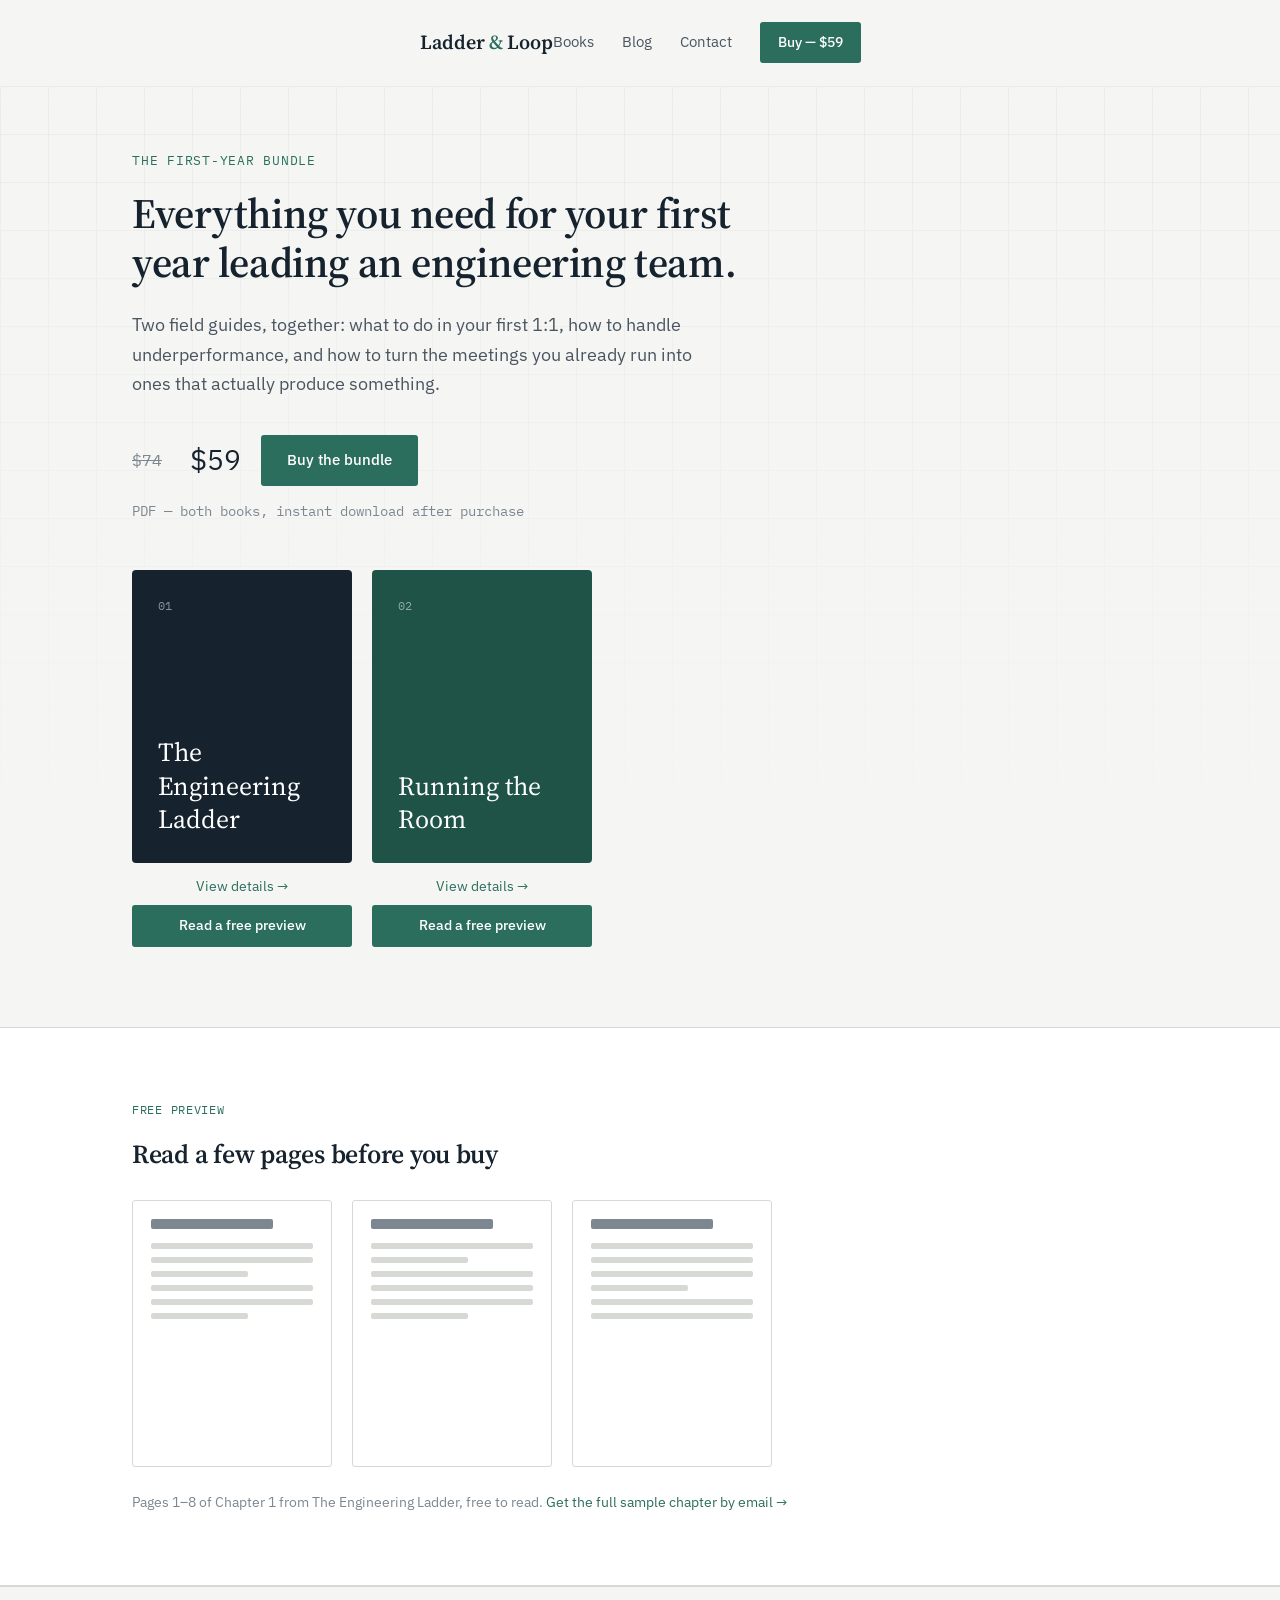
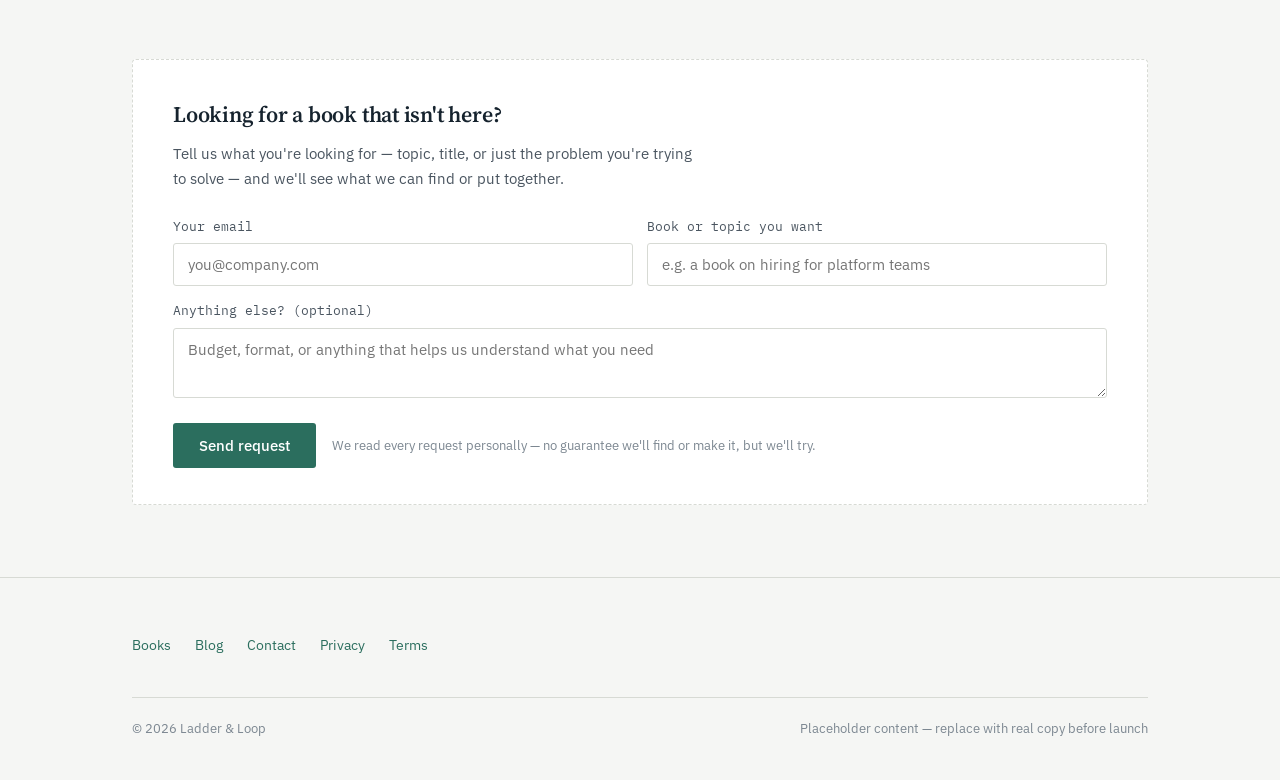
<file: index.html>
<!DOCTYPE html>
<html lang="en">
<head>
<meta charset="UTF-8">
<meta name="viewport" content="width=device-width, initial-scale=1.0">

<title>The First-Year Bundle — Two Field Guides for New Engineering Managers | Ladder &amp; Loop</title>
<meta name="description" content="Two practical field guides for your first year leading an engineering team: The Engineering Ladder and Running the Room. $59 for both, PDF, instant download.">
<link rel="canonical" href="https://ladderandloop.com/">

<!-- Open Graph -->
<meta property="og:type" content="website">
<meta property="og:title" content="The First-Year Bundle — Two Field Guides for New Engineering Managers">
<meta property="og:description" content="Two practical field guides for your first year leading an engineering team. $59 for both, PDF, instant download.">
<meta property="og:url" content="https://ladderandloop.com/">
<meta property="og:image" content="https://ladderandloop.com/assets/img/og-bundle.jpg">
<meta property="og:site_name" content="Ladder & Loop">
<meta name="twitter:card" content="summary_large_image">

<link rel="preconnect" href="https://fonts.googleapis.com">
<link rel="preconnect" href="https://fonts.gstatic.com" crossorigin>
<link href="https://fonts.googleapis.com/css2?family=Source+Serif+4:opsz,wght@8..60,400;8..60,500;8..60,600&family=IBM+Plex+Sans:wght@400;500;600&family=IBM+Plex+Mono:wght@400;500&display=swap" rel="stylesheet">
<link rel="stylesheet" href="/assets/css/style.css">

<!-- Structured data: the two books -->
<script type="application/ld+json">
{
  "@context": "https://schema.org",
  "@type": "Book",
  "name": "The Engineering Ladder",
  "url": "https://ladderandloop.com/books/the-engineering-ladder/",
  "author": { "@type": "Person", "name": "[Author Name]" },
  "bookFormat": "https://schema.org/EBook",
  "inLanguage": "en",
  "description": "A practical field guide for your first year moving from senior engineer to engineering manager."
}
</script>
<script type="application/ld+json">
{
  "@context": "https://schema.org",
  "@type": "Book",
  "name": "Running the Room",
  "url": "https://ladderandloop.com/books/running-the-room/",
  "author": { "@type": "Person", "name": "[Author Name]" },
  "bookFormat": "https://schema.org/EBook",
  "inLanguage": "en",
  "description": "A field guide to redesigning 1:1s, standups, and planning meetings into systems that actually produce something."
}
</script>
<!-- Structured data: the bundle offer -->
<script type="application/ld+json">
{
  "@context": "https://schema.org",
  "@type": "Product",
  "name": "The First-Year Bundle",
  "description": "The Engineering Ladder + Running the Room, bundled together for new engineering managers.",
  "url": "https://ladderandloop.com/",
  "brand": { "@type": "Brand", "name": "Ladder & Loop" },
  "offers": {
    "@type": "Offer",
    "price": "59.00",
    "priceCurrency": "USD",
    "availability": "https://schema.org/InStock",
    "url": "https://ladderandloop.com/"
  }
}
</script>
</head>
<body>

  <div class="wrap nav" id="site-nav">
    <a href="/" class="wordmark">Ladder <span>&amp;</span> Loop</a>
    <div class="nav-links">
      <a href="#books" class="hide-mobile">Books</a>
      <a href="/blog/">Blog</a>
      <a href="/contact/" class="hide-mobile">Contact</a>
      <a href="#buy" class="btn btn-sm">Buy — $59</a>
    </div>
  </div>

  <div class="hero">
    <div class="wrap hero-inner">
      <div class="eyebrow">The First-Year Bundle</div>
      <h1>Everything you need for your first year leading an engineering team.</h1>
      <p class="lede">Two field guides, together: what to do in your first 1:1, how to handle underperformance, and how to turn the meetings you already run into ones that actually produce something.</p>

      <div class="hero-buy" id="buy">
        <span class="price-was">$74</span>
        <span class="price-big">$59</span>
        <a href="/thank-you/" class="btn">Buy the bundle</a>
      </div>
      <p class="format-note">PDF — both books, instant download after purchase</p>

      <div class="hero-covers" id="books">
        <div class="cover-col">
          <div class="cover-large">
            <span class="num">01</span>
            <span class="cover-title">The Engineering Ladder</span>
          </div>
          <div class="cover-links">
            <a href="/books/the-engineering-ladder/" class="view-link">View details →</a>
            <a href="#preview" class="btn btn-sm btn-block">Read a free preview</a>
          </div>
        </div>
        <div class="cover-col">
          <div class="cover-large c2">
            <span class="num">02</span>
            <span class="cover-title">Running the Room</span>
          </div>
          <div class="cover-links">
            <a href="/books/running-the-room/" class="view-link">View details →</a>
            <a href="#preview" class="btn btn-sm btn-block">Read a free preview</a>
          </div>
        </div>
      </div>
    </div>
  </div>

  <section class="alt" id="preview">
    <div class="wrap">
      <div class="section-label">Free preview</div>
      <h2 style="font-size:26px; margin-bottom:24px; max-width:560px;">Read a few pages before you buy</h2>
      <div class="preview-strip">
        <div class="preview-page">
          <div class="pline title"></div>
          <div class="pline"></div>
          <div class="pline"></div>
          <div class="pline short"></div>
          <div class="pline"></div>
          <div class="pline"></div>
          <div class="pline short"></div>
        </div>
        <div class="preview-page">
          <div class="pline title"></div>
          <div class="pline"></div>
          <div class="pline short"></div>
          <div class="pline"></div>
          <div class="pline"></div>
          <div class="pline"></div>
          <div class="pline short"></div>
        </div>
        <div class="preview-page">
          <div class="pline title"></div>
          <div class="pline"></div>
          <div class="pline"></div>
          <div class="pline"></div>
          <div class="pline short"></div>
          <div class="pline"></div>
          <div class="pline"></div>
        </div>
      </div>
      <p class="preview-caption">Pages 1–8 of Chapter 1 from The Engineering Ladder, free to read. <a href="/preview/">Get the full sample chapter by email →</a></p>
    </div>
  </section>

  <section>
    <div class="wrap">
      <div class="request-box">
        <h2>Looking for a book that isn't here?</h2>
        <p class="lede">Tell us what you're looking for — topic, title, or just the problem you're trying to solve — and we'll see what we can find or put together.</p>
        <form class="request-form" id="request-form" method="POST" action="/api/request-book">
          <div>
            <label for="req-email">Your email</label>
            <input type="email" id="req-email" name="email" required placeholder="you@company.com">
          </div>
          <div>
            <label for="req-title">Book or topic you want</label>
            <input type="text" id="req-title" name="request" required placeholder="e.g. a book on hiring for platform teams">
          </div>
          <div class="full">
            <label for="req-note">Anything else? (optional)</label>
            <textarea id="req-note" name="note" placeholder="Budget, format, or anything that helps us understand what you need"></textarea>
          </div>
          <div class="submit-row">
            <button type="submit" class="btn">Send request</button>
            <span class="request-note">We read every request personally — no guarantee we'll find or make it, but we'll try.</span>
          </div>
          <div class="form-status full" id="request-status"></div>
        </form>
      </div>
    </div>
  </section>

  <footer>
    <div class="wrap">
      <div class="footer-grid">
        <div class="footer-links">
          <a href="#books">Books</a>
          <a href="/blog/">Blog</a>
          <a href="/contact/">Contact</a>
          <a href="/privacy/">Privacy</a>
          <a href="/terms/">Terms</a>
        </div>
      </div>
      <div class="footer-bottom">
        <span>© 2026 Ladder &amp; Loop</span>
        <span>Placeholder content — replace with real copy before launch</span>
      </div>
    </div>
  </footer>

  <script>
    // Sticky nav border on scroll
    const nav = document.getElementById('site-nav');
    window.addEventListener('scroll', () => {
      nav.classList.toggle('scrolled', window.scrollY > 8);
    });

    // Request-a-book form: posts to the Cloudflare Pages Function at /functions/request-book.js
    const form = document.getElementById('request-form');
    const status = document.getElementById('request-status');
    form.addEventListener('submit', async (e) => {
      e.preventDefault();
      status.className = 'form-status full';
      status.textContent = 'Sending…';
      status.style.display = 'block';
      try {
        const res = await fetch(form.action, {
          method: 'POST',
          body: new FormData(form)
        });
        if (!res.ok) throw new Error('request failed');
        status.className = 'form-status full ok';
        status.textContent = "Thanks — we'll take a look and get back to you if we find something.";
        form.reset();
      } catch (err) {
        status.className = 'form-status full err';
        status.textContent = "Something went wrong sending that — try again, or email us directly.";
      }
    });
  </script>

</body>
</html>
</file>
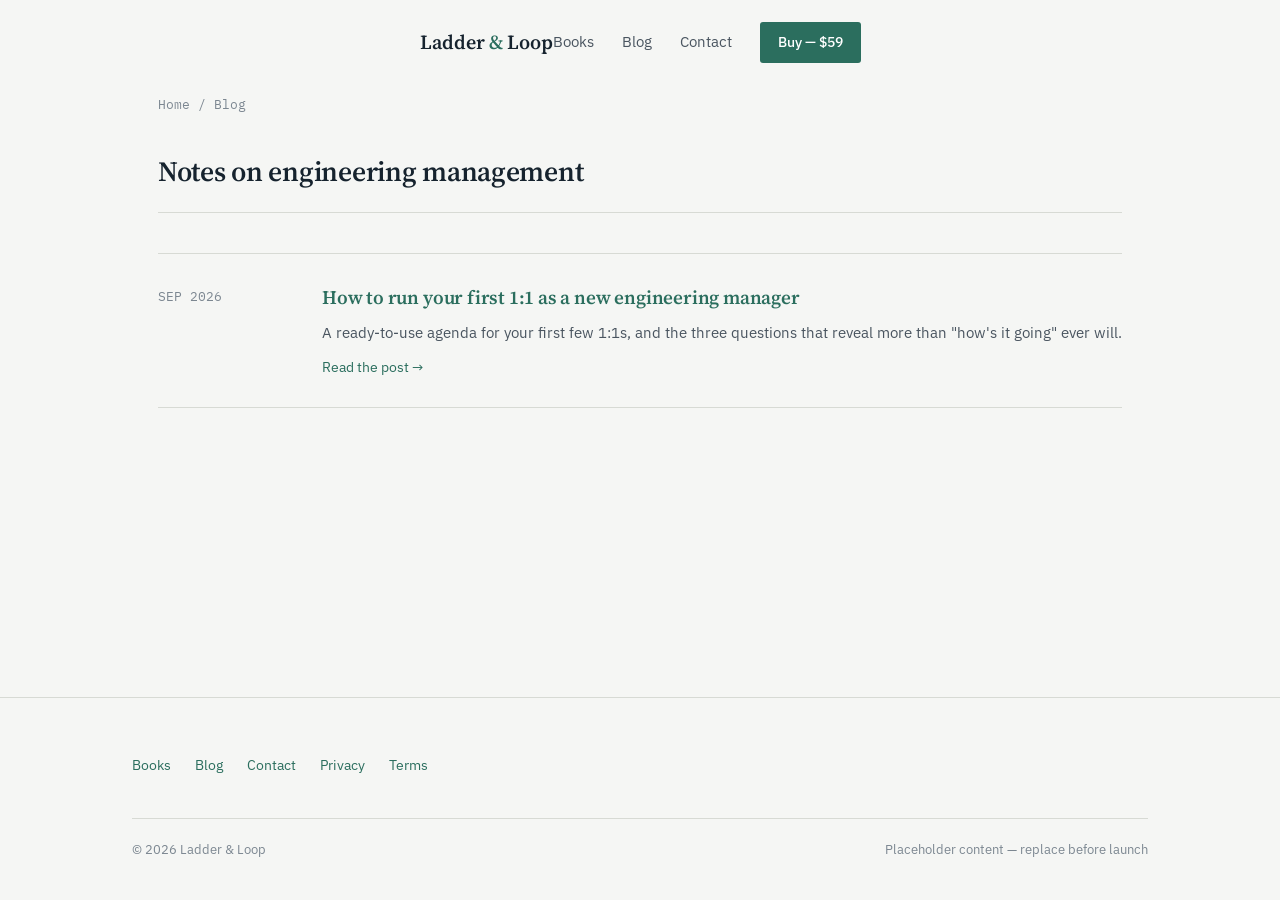
<file: blog/index.html>
<!DOCTYPE html>
<html lang="en">
<head>
<meta charset="UTF-8">
<meta name="viewport" content="width=device-width, initial-scale=1.0">

<title>Blog — Notes on Engineering Management | Ladder &amp; Loop</title>
<meta name="description" content="Practical notes on engineering management — first-time manager mistakes, running better meetings, and other things nobody explains clearly.">
<link rel="canonical" href="https://ladderandloop.com/blog/">

<link rel="preconnect" href="https://fonts.googleapis.com">
<link rel="preconnect" href="https://fonts.gstatic.com" crossorigin>
<link href="https://fonts.googleapis.com/css2?family=Source+Serif+4:opsz,wght@8..60,400;8..60,500;8..60,600&family=IBM+Plex+Sans:wght@400;500;600&family=IBM+Plex+Mono:wght@400;500&display=swap" rel="stylesheet">
<link rel="stylesheet" href="/assets/css/style.css">

<script type="application/ld+json">
{
  "@context": "https://schema.org",
  "@type": "Blog",
  "name": "Ladder & Loop Blog",
  "url": "https://ladderandloop.com/blog/",
  "description": "Practical notes on engineering management."
}
</script>
</head>
<body>

  <div class="wrap nav" id="site-nav">
    <a href="/" class="wordmark">Ladder <span>&amp;</span> Loop</a>
    <div class="nav-links">
      <a href="/#books" class="hide-mobile">Books</a>
      <a href="/blog/">Blog</a>
      <a href="/contact/" class="hide-mobile">Contact</a>
      <a href="/#buy" class="btn btn-sm">Buy — $59</a>
    </div>
  </div>

  <div class="wrap">
    <div class="breadcrumb"><a href="/">Home</a> / Blog</div>

    <section class="no-border-top" style="padding-top:0;">
      <div class="section-head">
        <h1 style="font-size:28px;">Notes on engineering management</h1>
      </div>

      <div class="blog-list">
        <div class="blog-card">
          <div class="blog-date">SEP 2026</div>
          <div>
            <h3><a href="/blog/first-1-1-agenda/">How to run your first 1:1 as a new engineering manager</a></h3>
            <p>A ready-to-use agenda for your first few 1:1s, and the three questions that reveal more than "how's it going" ever will.</p>
            <a href="/blog/first-1-1-agenda/" class="read-more">Read the post →</a>
          </div>
        </div>
      </div>
    </section>
  </div>

  <footer>
    <div class="wrap">
      <div class="footer-grid">
        <div class="footer-links">
          <a href="/#books">Books</a>
          <a href="/blog/">Blog</a>
          <a href="/contact/">Contact</a>
          <a href="/privacy/">Privacy</a>
          <a href="/terms/">Terms</a>
        </div>
      </div>
      <div class="footer-bottom">
        <span>© 2026 Ladder &amp; Loop</span>
        <span>Placeholder content — replace before launch</span>
      </div>
    </div>
  </footer>

  <script>
    const nav = document.getElementById('site-nav');
    window.addEventListener('scroll', () => nav.classList.toggle('scrolled', window.scrollY > 8));
  </script>

</body>
</html>
</file>
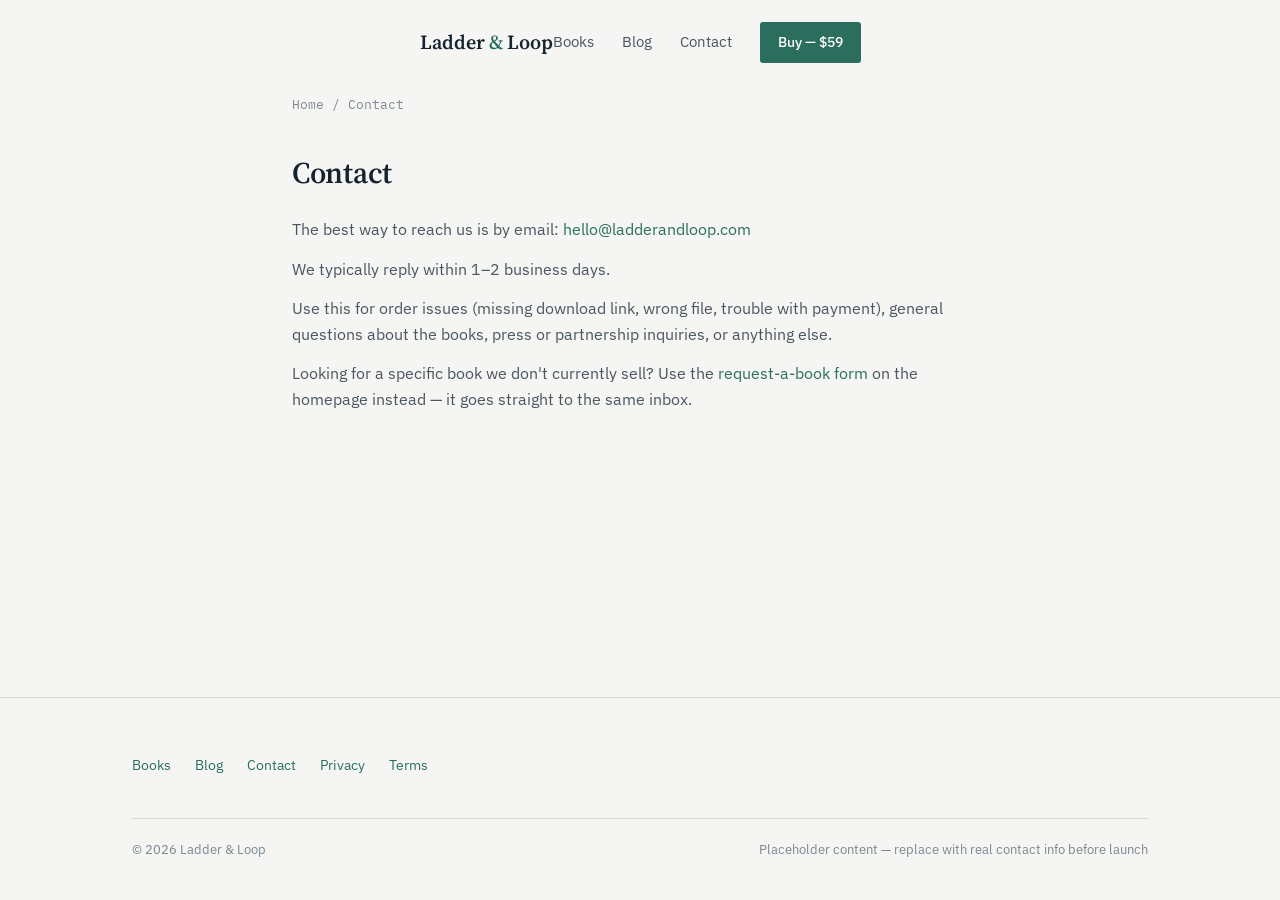
<file: contact/index.html>
<!DOCTYPE html>
<html lang="en">
<head>
<meta charset="UTF-8">
<meta name="viewport" content="width=device-width, initial-scale=1.0">

<title>Contact | Ladder &amp; Loop</title>
<meta name="description" content="Get in touch with Ladder & Loop about the books, orders, or anything else.">
<link rel="canonical" href="https://ladderandloop.com/contact/">

<link rel="preconnect" href="https://fonts.googleapis.com">
<link rel="preconnect" href="https://fonts.gstatic.com" crossorigin>
<link href="https://fonts.googleapis.com/css2?family=Source+Serif+4:opsz,wght@8..60,400;8..60,500;8..60,600&family=IBM+Plex+Sans:wght@400;500;600&family=IBM+Plex+Mono:wght@400;500&display=swap" rel="stylesheet">
<link rel="stylesheet" href="/assets/css/style.css">
</head>
<body>

  <div class="wrap nav" id="site-nav">
    <a href="/" class="wordmark">Ladder <span>&amp;</span> Loop</a>
    <div class="nav-links">
      <a href="/#books" class="hide-mobile">Books</a>
      <a href="/blog/">Blog</a>
      <a href="/contact/">Contact</a>
      <a href="/#buy" class="btn btn-sm">Buy — $59</a>
    </div>
  </div>

  <div class="wrap-narrow">
    <div class="breadcrumb"><a href="/">Home</a> / Contact</div>

    <section class="no-border-top legal" style="padding-top:0;">
      <h1 style="font-size:30px; margin-bottom:20px;">Contact</h1>
      <p>The best way to reach us is by email: <a href="mailto:hello@ladderandloop.com">hello@ladderandloop.com</a></p>
      <p>We typically reply within 1–2 business days.</p>
      <p>Use this for order issues (missing download link, wrong file, trouble with payment), general questions about the books, press or partnership inquiries, or anything else.</p>
      <p>Looking for a specific book we don't currently sell? Use the <a href="/#books">request-a-book form</a> on the homepage instead — it goes straight to the same inbox.</p>
    </section>
  </div>

  <footer>
    <div class="wrap">
      <div class="footer-grid">
        <div class="footer-links">
          <a href="/#books">Books</a>
          <a href="/blog/">Blog</a>
          <a href="/contact/">Contact</a>
          <a href="/privacy/">Privacy</a>
          <a href="/terms/">Terms</a>
        </div>
      </div>
      <div class="footer-bottom">
        <span>© 2026 Ladder &amp; Loop</span>
        <span>Placeholder content — replace with real contact info before launch</span>
      </div>
    </div>
  </footer>

  <script>
    const nav = document.getElementById('site-nav');
    window.addEventListener('scroll', () => nav.classList.toggle('scrolled', window.scrollY > 8));
  </script>

</body>
</html>
</file>
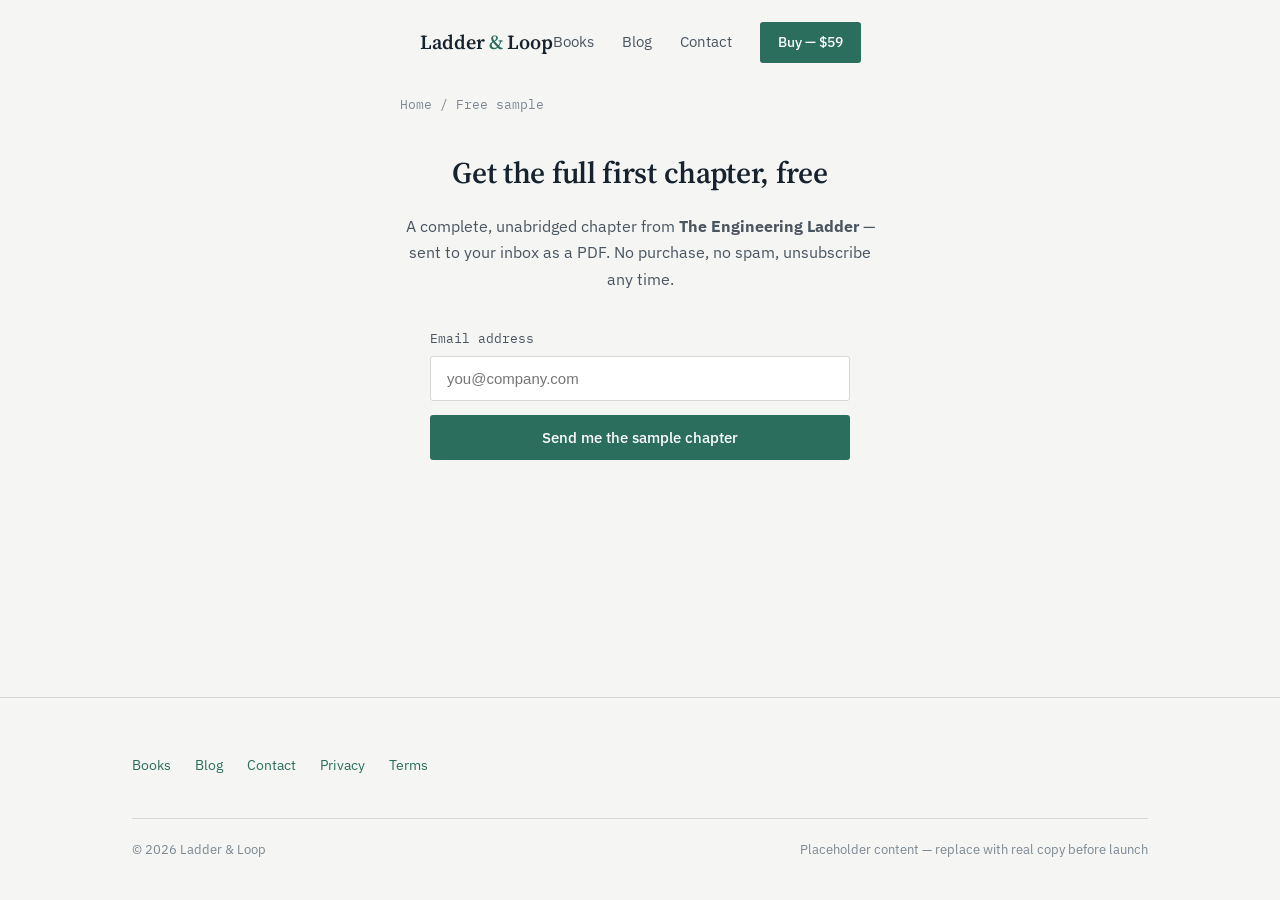
<file: preview/index.html>
<!DOCTYPE html>
<html lang="en">
<head>
<meta charset="UTF-8">
<meta name="viewport" content="width=device-width, initial-scale=1.0">

<title>Get the Free Sample Chapter | Ladder &amp; Loop</title>
<meta name="description" content="Get a free full sample chapter from The Engineering Ladder, sent straight to your inbox — no purchase required.">
<link rel="canonical" href="https://ladderandloop.com/preview/">
<meta name="robots" content="noindex, follow">

<link rel="preconnect" href="https://fonts.googleapis.com">
<link rel="preconnect" href="https://fonts.gstatic.com" crossorigin>
<link href="https://fonts.googleapis.com/css2?family=Source+Serif+4:opsz,wght@8..60,400;8..60,500;8..60,600&family=IBM+Plex+Sans:wght@400;500;600&family=IBM+Plex+Mono:wght@400;500&display=swap" rel="stylesheet">
<link rel="stylesheet" href="/assets/css/style.css">
</head>
<body>

  <div class="wrap nav" id="site-nav">
    <a href="/" class="wordmark">Ladder <span>&amp;</span> Loop</a>
    <div class="nav-links">
      <a href="/#books" class="hide-mobile">Books</a>
      <a href="/blog/">Blog</a>
      <a href="/contact/" class="hide-mobile">Contact</a>
      <a href="/#buy" class="btn btn-sm">Buy — $59</a>
    </div>
  </div>

  <div class="wrap-narrow">
    <div class="breadcrumb"><a href="/">Home</a> / Free sample</div>

    <section class="no-border-top" style="padding-top:0; text-align:center;">
      <h1 style="font-size:30px; margin-bottom:16px;">Get the full first chapter, free</h1>
      <p style="color:var(--ink-soft); font-size:16px; max-width:480px; margin:0 auto 36px;">A complete, unabridged chapter from <strong>The Engineering Ladder</strong> — sent to your inbox as a PDF. No purchase, no spam, unsubscribe any time.</p>

      <form id="preview-form" method="POST" action="/api/preview-signup" style="max-width:420px; margin:0 auto; text-align:left;">
        <label for="pv-email" style="display:block; font-size:13px; color:var(--ink-soft); margin-bottom:6px; font-family:'IBM Plex Mono', monospace;">Email address</label>
        <input type="email" id="pv-email" name="email" required placeholder="you@company.com"
          style="width:100%; padding:13px 16px; border:1px solid var(--line); border-radius:3px; font-size:15px; margin-bottom:14px;">
        <button type="submit" class="btn btn-block">Send me the sample chapter</button>
        <div class="form-status" id="preview-status" style="text-align:center; margin-top:14px;"></div>
      </form>
    </section>
  </div>

  <footer>
    <div class="wrap">
      <div class="footer-grid">
        <div class="footer-links">
          <a href="/#books">Books</a>
          <a href="/blog/">Blog</a>
          <a href="/contact/">Contact</a>
          <a href="/privacy/">Privacy</a>
          <a href="/terms/">Terms</a>
        </div>
      </div>
      <div class="footer-bottom">
        <span>© 2026 Ladder &amp; Loop</span>
        <span>Placeholder content — replace with real copy before launch</span>
      </div>
    </div>
  </footer>

  <script>
    const nav = document.getElementById('site-nav');
    window.addEventListener('scroll', () => nav.classList.toggle('scrolled', window.scrollY > 8));

    // Wire this up to your email provider (ConvertKit / Buttondown) form action,
    // or route through a Pages Function that calls their API server-side.
    const form = document.getElementById('preview-form');
    const status = document.getElementById('preview-status');
    form.addEventListener('submit', async (e) => {
      e.preventDefault();
      status.className = 'form-status';
      status.textContent = 'Sending…';
      status.style.display = 'block';
      try {
        const res = await fetch(form.action, { method: 'POST', body: new FormData(form) });
        if (!res.ok) throw new Error('failed');
        status.className = 'form-status ok';
        status.textContent = 'Check your inbox — the sample chapter is on its way.';
        form.reset();
      } catch (err) {
        status.className = 'form-status err';
        status.textContent = 'Something went wrong — try again in a moment.';
      }
    });
  </script>

</body>
</html>
</file>
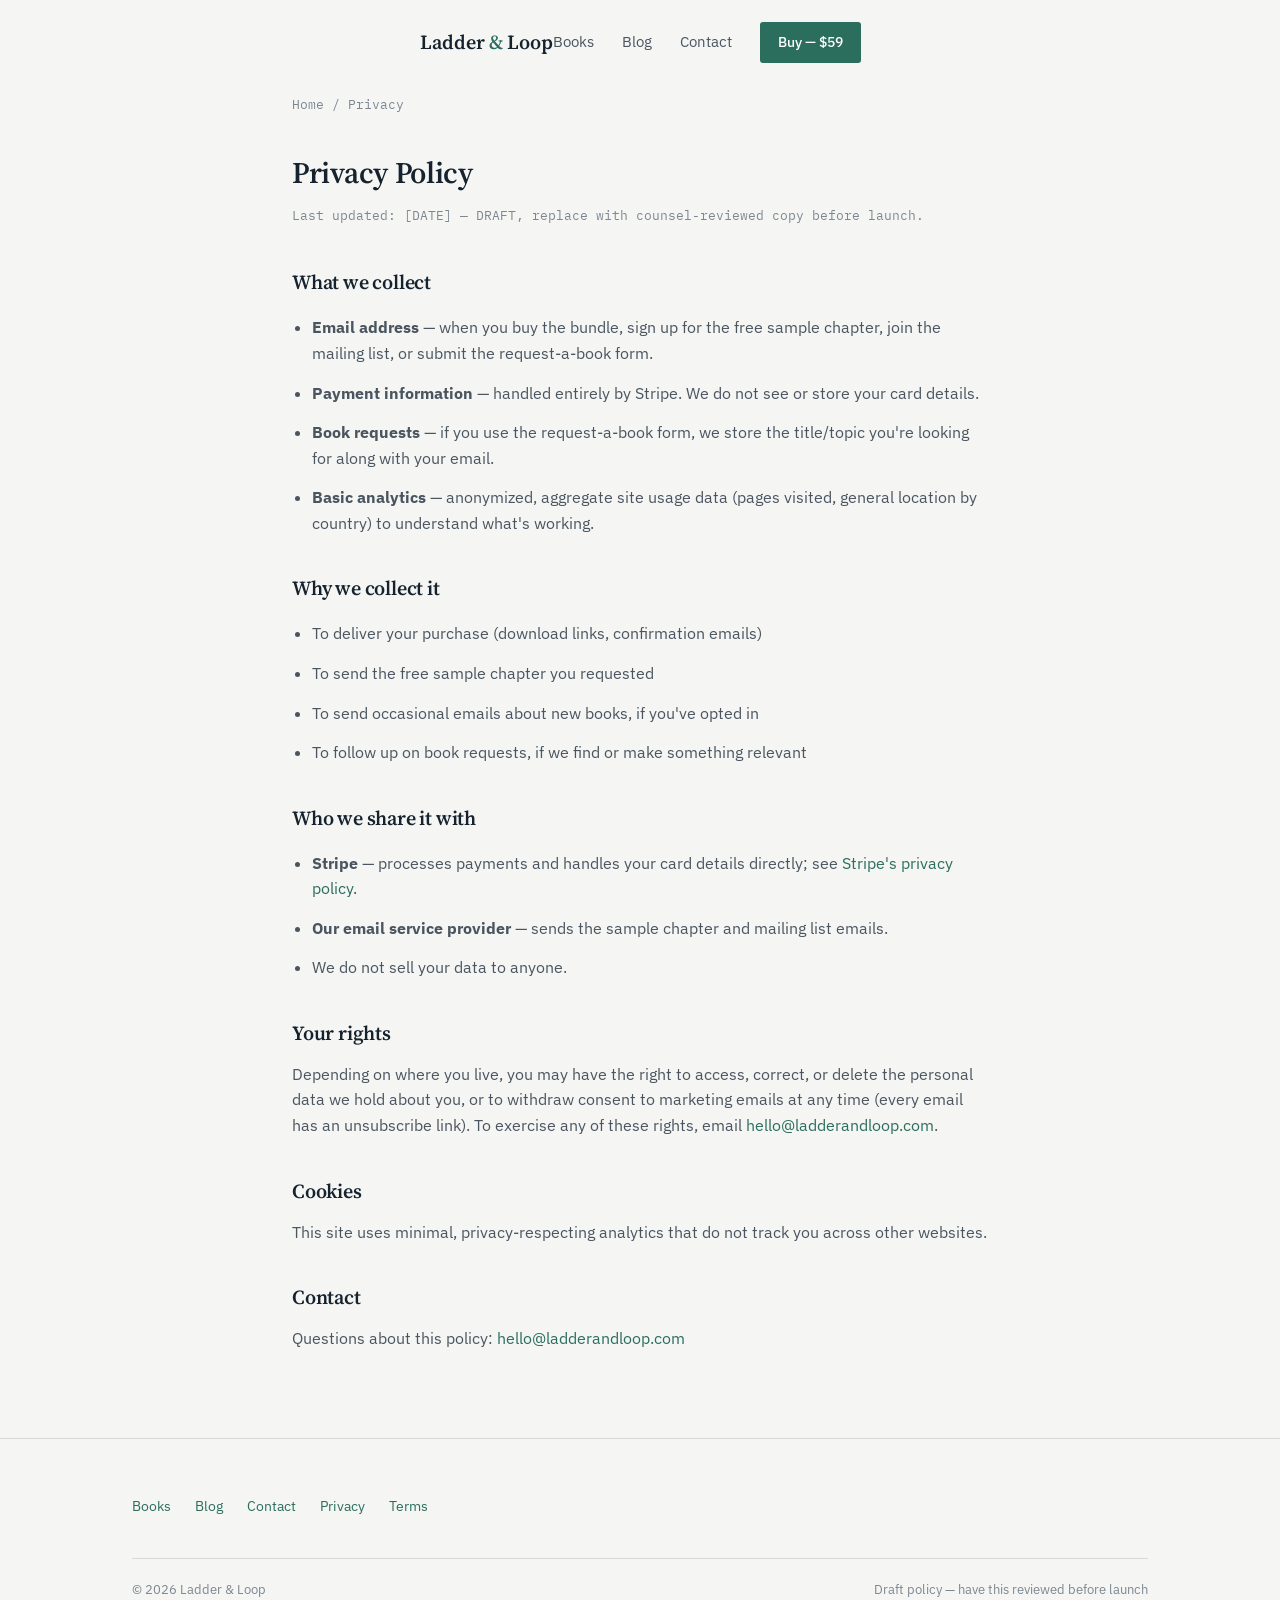
<file: privacy/index.html>
<!DOCTYPE html>
<html lang="en">
<head>
<meta charset="UTF-8">
<meta name="viewport" content="width=device-width, initial-scale=1.0">

<title>Privacy Policy | Ladder &amp; Loop</title>
<meta name="description" content="How Ladder & Loop collects, uses, and protects your data.">
<link rel="canonical" href="https://ladderandloop.com/privacy/">

<link rel="preconnect" href="https://fonts.googleapis.com">
<link rel="preconnect" href="https://fonts.gstatic.com" crossorigin>
<link href="https://fonts.googleapis.com/css2?family=Source+Serif+4:opsz,wght@8..60,400;8..60,500;8..60,600&family=IBM+Plex+Sans:wght@400;500;600&family=IBM+Plex+Mono:wght@400;500&display=swap" rel="stylesheet">
<link rel="stylesheet" href="/assets/css/style.css">
</head>
<body>

  <div class="wrap nav" id="site-nav">
    <a href="/" class="wordmark">Ladder <span>&amp;</span> Loop</a>
    <div class="nav-links">
      <a href="/#books" class="hide-mobile">Books</a>
      <a href="/blog/">Blog</a>
      <a href="/contact/" class="hide-mobile">Contact</a>
      <a href="/#buy" class="btn btn-sm">Buy — $59</a>
    </div>
  </div>

  <div class="wrap-narrow">
    <div class="breadcrumb"><a href="/">Home</a> / Privacy</div>

    <section class="no-border-top legal" style="padding-top:0;">
      <h1 style="font-size:30px; margin-bottom:8px;">Privacy Policy</h1>
      <p class="updated">Last updated: [DATE] — DRAFT, replace with counsel-reviewed copy before launch.</p>

      <h2>What we collect</h2>
      <ul>
        <li><strong>Email address</strong> — when you buy the bundle, sign up for the free sample chapter, join the mailing list, or submit the request-a-book form.</li>
        <li><strong>Payment information</strong> — handled entirely by Stripe. We do not see or store your card details.</li>
        <li><strong>Book requests</strong> — if you use the request-a-book form, we store the title/topic you're looking for along with your email.</li>
        <li><strong>Basic analytics</strong> — anonymized, aggregate site usage data (pages visited, general location by country) to understand what's working.</li>
      </ul>

      <h2>Why we collect it</h2>
      <ul>
        <li>To deliver your purchase (download links, confirmation emails)</li>
        <li>To send the free sample chapter you requested</li>
        <li>To send occasional emails about new books, if you've opted in</li>
        <li>To follow up on book requests, if we find or make something relevant</li>
      </ul>

      <h2>Who we share it with</h2>
      <ul>
        <li><strong>Stripe</strong> — processes payments and handles your card details directly; see <a href="https://stripe.com/privacy" target="_blank" rel="noopener">Stripe's privacy policy</a>.</li>
        <li><strong>Our email service provider</strong> — sends the sample chapter and mailing list emails.</li>
        <li>We do not sell your data to anyone.</li>
      </ul>

      <h2>Your rights</h2>
      <p>Depending on where you live, you may have the right to access, correct, or delete the personal data we hold about you, or to withdraw consent to marketing emails at any time (every email has an unsubscribe link). To exercise any of these rights, email <a href="mailto:hello@ladderandloop.com">hello@ladderandloop.com</a>.</p>

      <h2>Cookies</h2>
      <p>This site uses minimal, privacy-respecting analytics that do not track you across other websites.</p>

      <h2>Contact</h2>
      <p>Questions about this policy: <a href="mailto:hello@ladderandloop.com">hello@ladderandloop.com</a></p>
    </section>
  </div>

  <footer>
    <div class="wrap">
      <div class="footer-grid">
        <div class="footer-links">
          <a href="/#books">Books</a>
          <a href="/blog/">Blog</a>
          <a href="/contact/">Contact</a>
          <a href="/privacy/">Privacy</a>
          <a href="/terms/">Terms</a>
        </div>
      </div>
      <div class="footer-bottom">
        <span>© 2026 Ladder &amp; Loop</span>
        <span>Draft policy — have this reviewed before launch</span>
      </div>
    </div>
  </footer>

  <script>
    const nav = document.getElementById('site-nav');
    window.addEventListener('scroll', () => nav.classList.toggle('scrolled', window.scrollY > 8));
  </script>

</body>
</html>
</file>
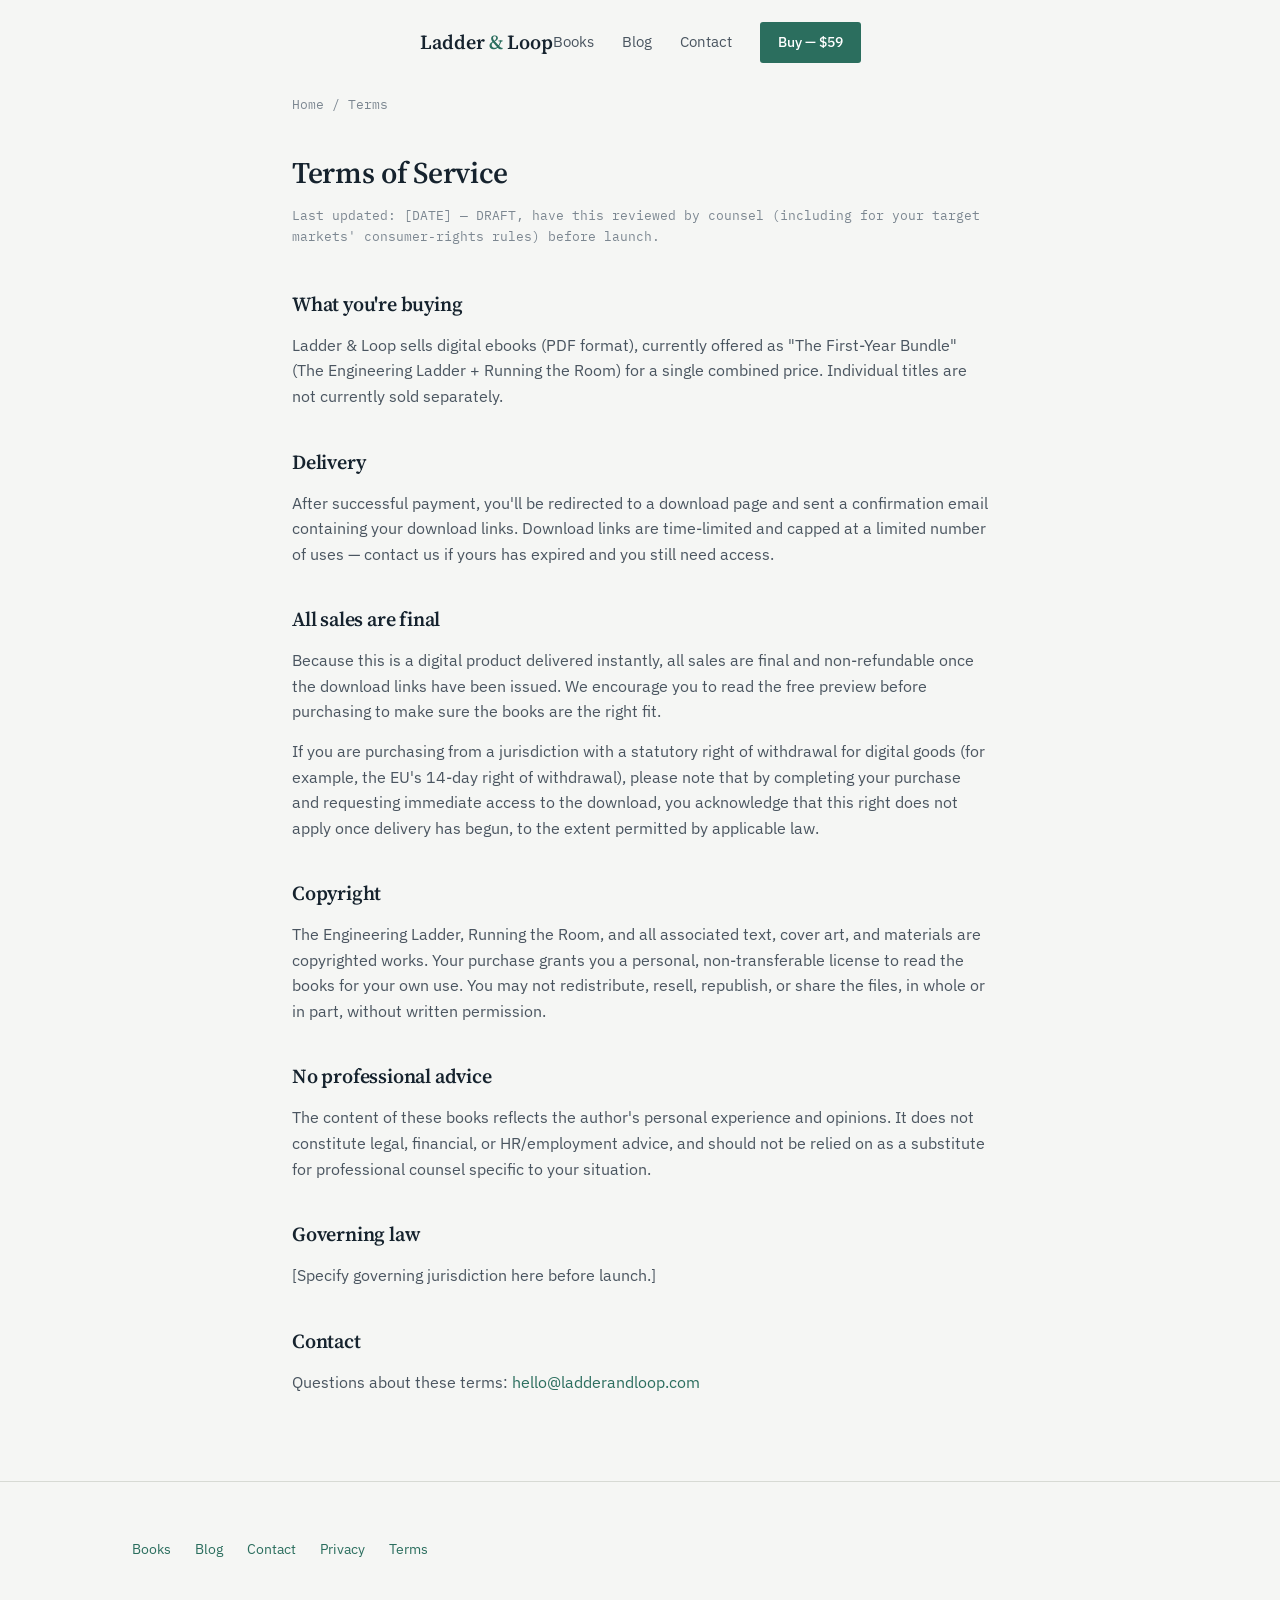
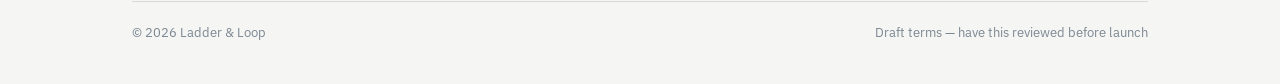
<file: terms/index.html>
<!DOCTYPE html>
<html lang="en">
<head>
<meta charset="UTF-8">
<meta name="viewport" content="width=device-width, initial-scale=1.0">

<title>Terms of Service | Ladder &amp; Loop</title>
<meta name="description" content="Terms of service for purchases from Ladder & Loop.">
<link rel="canonical" href="https://ladderandloop.com/terms/">

<link rel="preconnect" href="https://fonts.googleapis.com">
<link rel="preconnect" href="https://fonts.gstatic.com" crossorigin>
<link href="https://fonts.googleapis.com/css2?family=Source+Serif+4:opsz,wght@8..60,400;8..60,500;8..60,600&family=IBM+Plex+Sans:wght@400;500;600&family=IBM+Plex+Mono:wght@400;500&display=swap" rel="stylesheet">
<link rel="stylesheet" href="/assets/css/style.css">
</head>
<body>

  <div class="wrap nav" id="site-nav">
    <a href="/" class="wordmark">Ladder <span>&amp;</span> Loop</a>
    <div class="nav-links">
      <a href="/#books" class="hide-mobile">Books</a>
      <a href="/blog/">Blog</a>
      <a href="/contact/" class="hide-mobile">Contact</a>
      <a href="/#buy" class="btn btn-sm">Buy — $59</a>
    </div>
  </div>

  <div class="wrap-narrow">
    <div class="breadcrumb"><a href="/">Home</a> / Terms</div>

    <section class="no-border-top legal" style="padding-top:0;">
      <h1 style="font-size:30px; margin-bottom:8px;">Terms of Service</h1>
      <p class="updated">Last updated: [DATE] — DRAFT, have this reviewed by counsel (including for your target markets' consumer-rights rules) before launch.</p>

      <h2>What you're buying</h2>
      <p>Ladder & Loop sells digital ebooks (PDF format), currently offered as "The First-Year Bundle" (The Engineering Ladder + Running the Room) for a single combined price. Individual titles are not currently sold separately.</p>

      <h2>Delivery</h2>
      <p>After successful payment, you'll be redirected to a download page and sent a confirmation email containing your download links. Download links are time-limited and capped at a limited number of uses — contact us if yours has expired and you still need access.</p>

      <h2>All sales are final</h2>
      <p>Because this is a digital product delivered instantly, all sales are final and non-refundable once the download links have been issued. We encourage you to read the free preview before purchasing to make sure the books are the right fit.</p>
      <p>If you are purchasing from a jurisdiction with a statutory right of withdrawal for digital goods (for example, the EU's 14-day right of withdrawal), please note that by completing your purchase and requesting immediate access to the download, you acknowledge that this right does not apply once delivery has begun, to the extent permitted by applicable law.</p>

      <h2>Copyright</h2>
      <p>The Engineering Ladder, Running the Room, and all associated text, cover art, and materials are copyrighted works. Your purchase grants you a personal, non-transferable license to read the books for your own use. You may not redistribute, resell, republish, or share the files, in whole or in part, without written permission.</p>

      <h2>No professional advice</h2>
      <p>The content of these books reflects the author's personal experience and opinions. It does not constitute legal, financial, or HR/employment advice, and should not be relied on as a substitute for professional counsel specific to your situation.</p>

      <h2>Governing law</h2>
      <p>[Specify governing jurisdiction here before launch.]</p>

      <h2>Contact</h2>
      <p>Questions about these terms: <a href="mailto:hello@ladderandloop.com">hello@ladderandloop.com</a></p>
    </section>
  </div>

  <footer>
    <div class="wrap">
      <div class="footer-grid">
        <div class="footer-links">
          <a href="/#books">Books</a>
          <a href="/blog/">Blog</a>
          <a href="/contact/">Contact</a>
          <a href="/privacy/">Privacy</a>
          <a href="/terms/">Terms</a>
        </div>
      </div>
      <div class="footer-bottom">
        <span>© 2026 Ladder &amp; Loop</span>
        <span>Draft terms — have this reviewed before launch</span>
      </div>
    </div>
  </footer>

  <script>
    const nav = document.getElementById('site-nav');
    window.addEventListener('scroll', () => nav.classList.toggle('scrolled', window.scrollY > 8));
  </script>

</body>
</html>
</file>
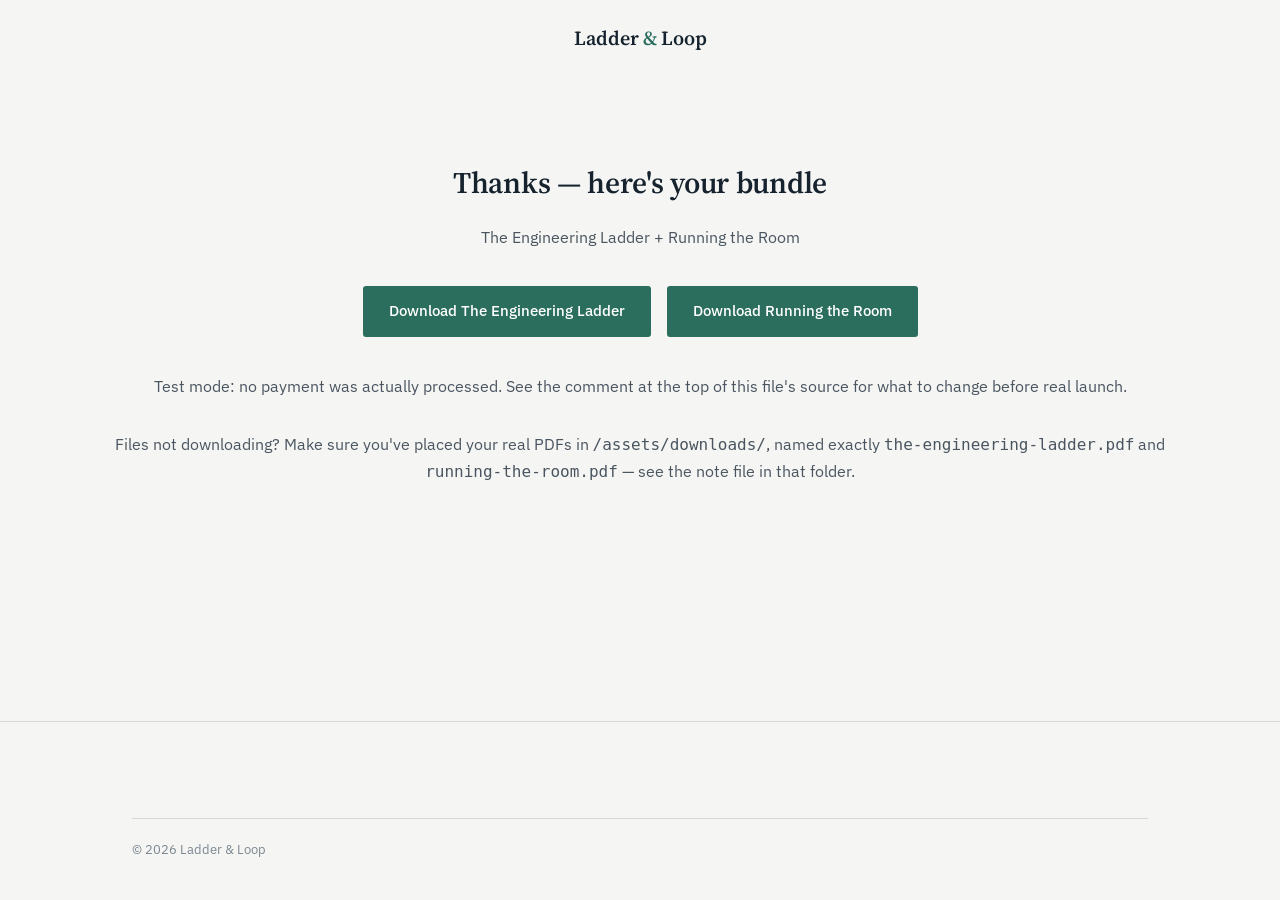
<file: thank-you/index.html>
<!DOCTYPE html>
<html lang="en">
<head>
<meta charset="UTF-8">
<meta name="viewport" content="width=device-width, initial-scale=1.0">
<title>Thank You | Ladder &amp; Loop</title>
<meta name="robots" content="noindex, nofollow">
<link rel="preconnect" href="https://fonts.googleapis.com">
<link rel="preconnect" href="https://fonts.gstatic.com" crossorigin>
<link href="https://fonts.googleapis.com/css2?family=Source+Serif+4:opsz,wght@8..60,400;8..60,500;8..60,600&family=IBM+Plex+Sans:wght@400;500;600&family=IBM+Plex+Mono:wght@400;500&display=swap" rel="stylesheet">
<link rel="stylesheet" href="/assets/css/style.css">
</head>
<body>
  <!--
    ⚠️ TEST MODE — READ BEFORE LAUNCH ⚠️
    This page currently skips Stripe entirely and links straight to local
    files in /assets/downloads/, so you can click "Buy" anywhere on the
    site and test the download experience before Stripe is wired up.

    Every "Buy" / "Get the bundle" button on the site currently points
    directly here — there is no real payment step yet.

    Before you actually launch and take real payments:
      1. Set up the Stripe Payment Link (see README.md).
      2. Change its "after payment" redirect to:
         https://your-domain/thank-you/?session_id={CHECKOUT_SESSION_ID}
      3. Delete/replace this file's content with real order verification —
         functions/thank-you/index.js already contains that logic and will
         automatically take over this route once deployed to Cloudflare
         Pages with Stripe + R2 configured (Functions take precedence over
         a static file at the same path).
      4. Point the "Buy" buttons on the homepage and book pages back to
         your real Stripe Payment Link instead of "/thank-you/" directly.
  -->
  <div class="wrap nav">
    <a href="/" class="wordmark">Ladder <span>&amp;</span> Loop</a>
  </div>

  <div class="wrap ty-box">
    <h1>Thanks — here's your bundle</h1>
    <p>The Engineering Ladder + Running the Room</p>
    <div class="ty-downloads">
      <a href="/assets/downloads/the-engineering-ladder.pdf" class="btn" target="_blank" rel="noopener">Download The Engineering Ladder</a>
      <a href="/assets/downloads/running-the-room.pdf" class="btn" target="_blank" rel="noopener">Download Running the Room</a>
    </div>
    <p class="ty-note">Test mode: no payment was actually processed. See the comment at the top of this file's source for what to change before real launch.</p>
    <p class="ty-note">Files not downloading? Make sure you've placed your real PDFs in <code>/assets/downloads/</code>, named exactly <code>the-engineering-ladder.pdf</code> and <code>running-the-room.pdf</code> — see the note file in that folder.</p>
  </div>

  <footer>
    <div class="wrap">
      <div class="footer-bottom">
        <span>© 2026 Ladder &amp; Loop</span>
      </div>
    </div>
  </footer>
</body>
</html>
</file>
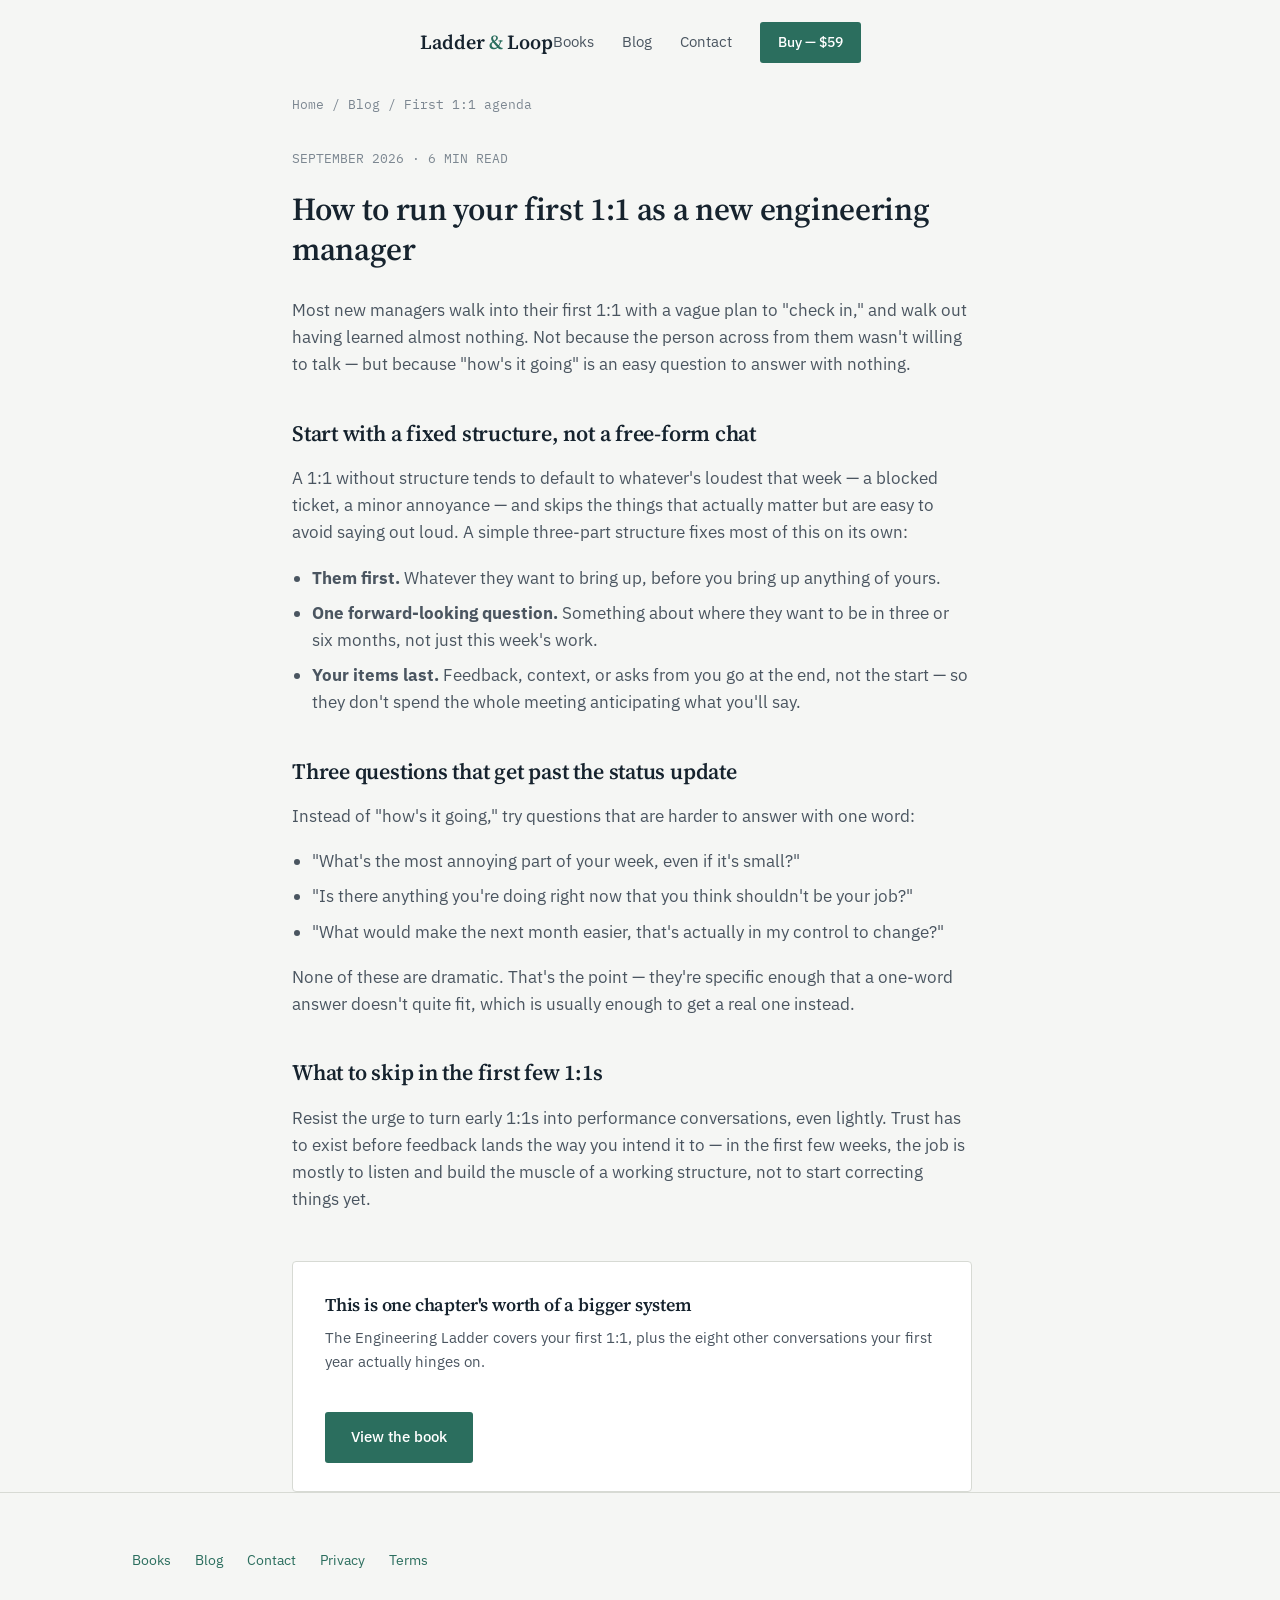
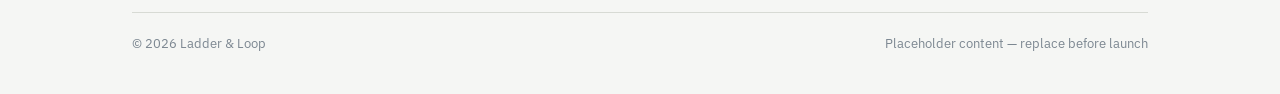
<file: blog/first-1-1-agenda/index.html>
<!DOCTYPE html>
<html lang="en">
<head>
<meta charset="UTF-8">
<meta name="viewport" content="width=device-width, initial-scale=1.0">

<title>How to Run Your First 1:1 as a New Engineering Manager | Ladder &amp; Loop</title>
<meta name="description" content="A ready-to-use agenda for your first few 1:1s as a new engineering manager, and the three questions that reveal more than 'how's it going' ever will.">
<link rel="canonical" href="https://ladderandloop.com/blog/first-1-1-agenda/">

<meta property="og:type" content="article">
<meta property="og:title" content="How to Run Your First 1:1 as a New Engineering Manager">
<meta property="og:description" content="A ready-to-use agenda for your first few 1:1s, and the three questions that reveal more than 'how's it going' ever will.">
<meta property="og:url" content="https://ladderandloop.com/blog/first-1-1-agenda/">
<meta property="og:site_name" content="Ladder & Loop">

<link rel="preconnect" href="https://fonts.googleapis.com">
<link rel="preconnect" href="https://fonts.gstatic.com" crossorigin>
<link href="https://fonts.googleapis.com/css2?family=Source+Serif+4:opsz,wght@8..60,400;8..60,500;8..60,600&family=IBM+Plex+Sans:wght@400;500;600&family=IBM+Plex+Mono:wght@400;500&display=swap" rel="stylesheet">
<link rel="stylesheet" href="/assets/css/style.css">

<script type="application/ld+json">
{
  "@context": "https://schema.org",
  "@type": "BlogPosting",
  "headline": "How to Run Your First 1:1 as a New Engineering Manager",
  "description": "A ready-to-use agenda for your first few 1:1s, and the three questions that reveal more than 'how's it going' ever will.",
  "url": "https://ladderandloop.com/blog/first-1-1-agenda/",
  "datePublished": "2026-09-01",
  "author": { "@type": "Person", "name": "[Author Name]" },
  "publisher": { "@type": "Organization", "name": "Ladder & Loop" },
  "mainEntityOfPage": "https://ladderandloop.com/blog/first-1-1-agenda/"
}
</script>
</head>
<body>

  <div class="wrap nav" id="site-nav">
    <a href="/" class="wordmark">Ladder <span>&amp;</span> Loop</a>
    <div class="nav-links">
      <a href="/#books" class="hide-mobile">Books</a>
      <a href="/blog/">Blog</a>
      <a href="/contact/" class="hide-mobile">Contact</a>
      <a href="/#buy" class="btn btn-sm">Buy — $59</a>
    </div>
  </div>

  <div class="wrap-narrow">
    <div class="breadcrumb"><a href="/">Home</a> / <a href="/blog/">Blog</a> / First 1:1 agenda</div>

    <article class="no-border-top" style="padding-top:0;">
      <div class="post-meta">SEPTEMBER 2026 · 6 MIN READ</div>
      <h1 style="font-size:32px; line-height:1.25; margin-bottom:28px;">How to run your first 1:1 as a new engineering manager</h1>

      <div class="post-body">
        <p>Most new managers walk into their first 1:1 with a vague plan to "check in," and walk out having learned almost nothing. Not because the person across from them wasn't willing to talk — but because "how's it going" is an easy question to answer with nothing.</p>

        <h2>Start with a fixed structure, not a free-form chat</h2>
        <p>A 1:1 without structure tends to default to whatever's loudest that week — a blocked ticket, a minor annoyance — and skips the things that actually matter but are easy to avoid saying out loud. A simple three-part structure fixes most of this on its own:</p>
        <ul>
          <li><strong>Them first.</strong> Whatever they want to bring up, before you bring up anything of yours.</li>
          <li><strong>One forward-looking question.</strong> Something about where they want to be in three or six months, not just this week's work.</li>
          <li><strong>Your items last.</strong> Feedback, context, or asks from you go at the end, not the start — so they don't spend the whole meeting anticipating what you'll say.</li>
        </ul>

        <h2>Three questions that get past the status update</h2>
        <p>Instead of "how's it going," try questions that are harder to answer with one word:</p>
        <ul>
          <li>"What's the most annoying part of your week, even if it's small?"</li>
          <li>"Is there anything you're doing right now that you think shouldn't be your job?"</li>
          <li>"What would make the next month easier, that's actually in my control to change?"</li>
        </ul>
        <p>None of these are dramatic. That's the point — they're specific enough that a one-word answer doesn't quite fit, which is usually enough to get a real one instead.</p>

        <h2>What to skip in the first few 1:1s</h2>
        <p>Resist the urge to turn early 1:1s into performance conversations, even lightly. Trust has to exist before feedback lands the way you intend it to — in the first few weeks, the job is mostly to listen and build the muscle of a working structure, not to start correcting things yet.</p>

        <div class="post-cta">
          <div>
            <h3>This is one chapter's worth of a bigger system</h3>
            <p>The Engineering Ladder covers your first 1:1, plus the eight other conversations your first year actually hinges on.</p>
          </div>
          <a href="/books/the-engineering-ladder/" class="btn">View the book</a>
        </div>
      </div>
    </article>
  </div>

  <footer>
    <div class="wrap">
      <div class="footer-grid">
        <div class="footer-links">
          <a href="/#books">Books</a>
          <a href="/blog/">Blog</a>
          <a href="/contact/">Contact</a>
          <a href="/privacy/">Privacy</a>
          <a href="/terms/">Terms</a>
        </div>
      </div>
      <div class="footer-bottom">
        <span>© 2026 Ladder &amp; Loop</span>
        <span>Placeholder content — replace before launch</span>
      </div>
    </div>
  </footer>

  <script>
    const nav = document.getElementById('site-nav');
    window.addEventListener('scroll', () => nav.classList.toggle('scrolled', window.scrollY > 8));
  </script>

</body>
</html>
</file>
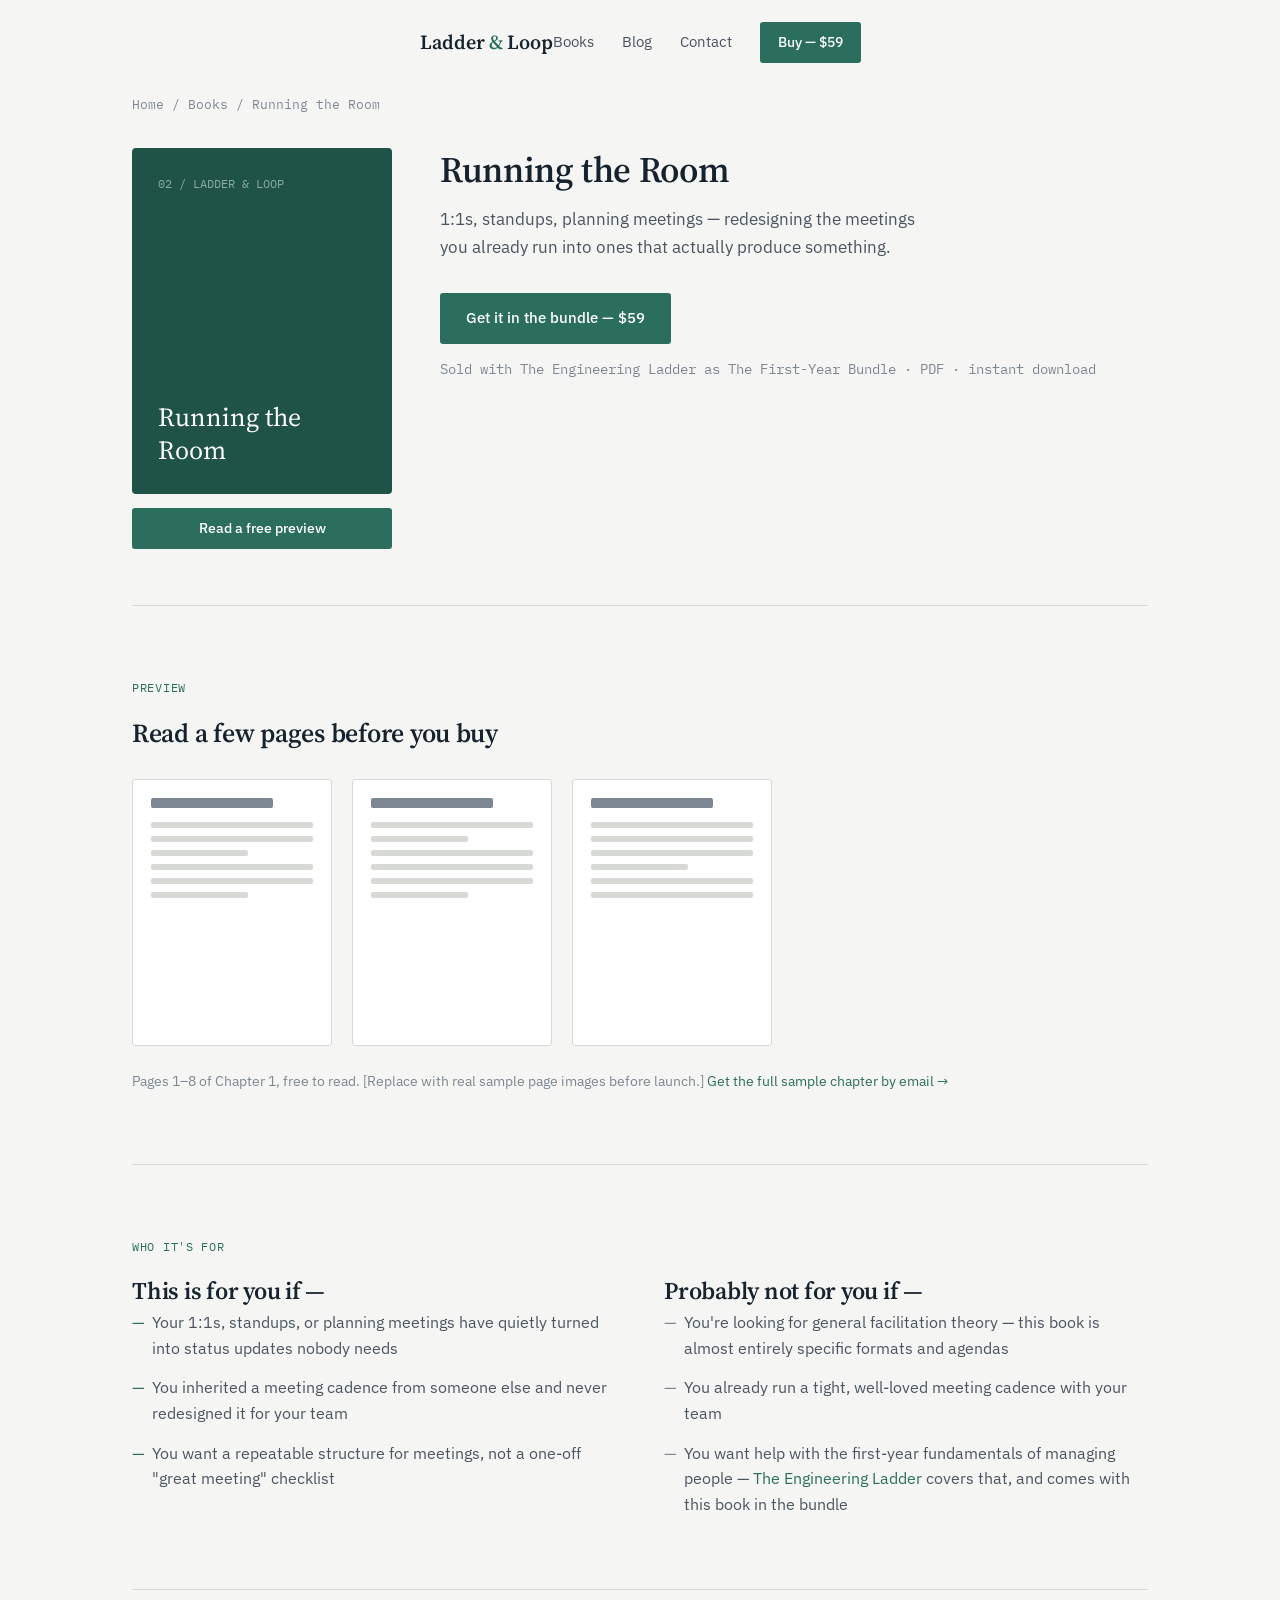
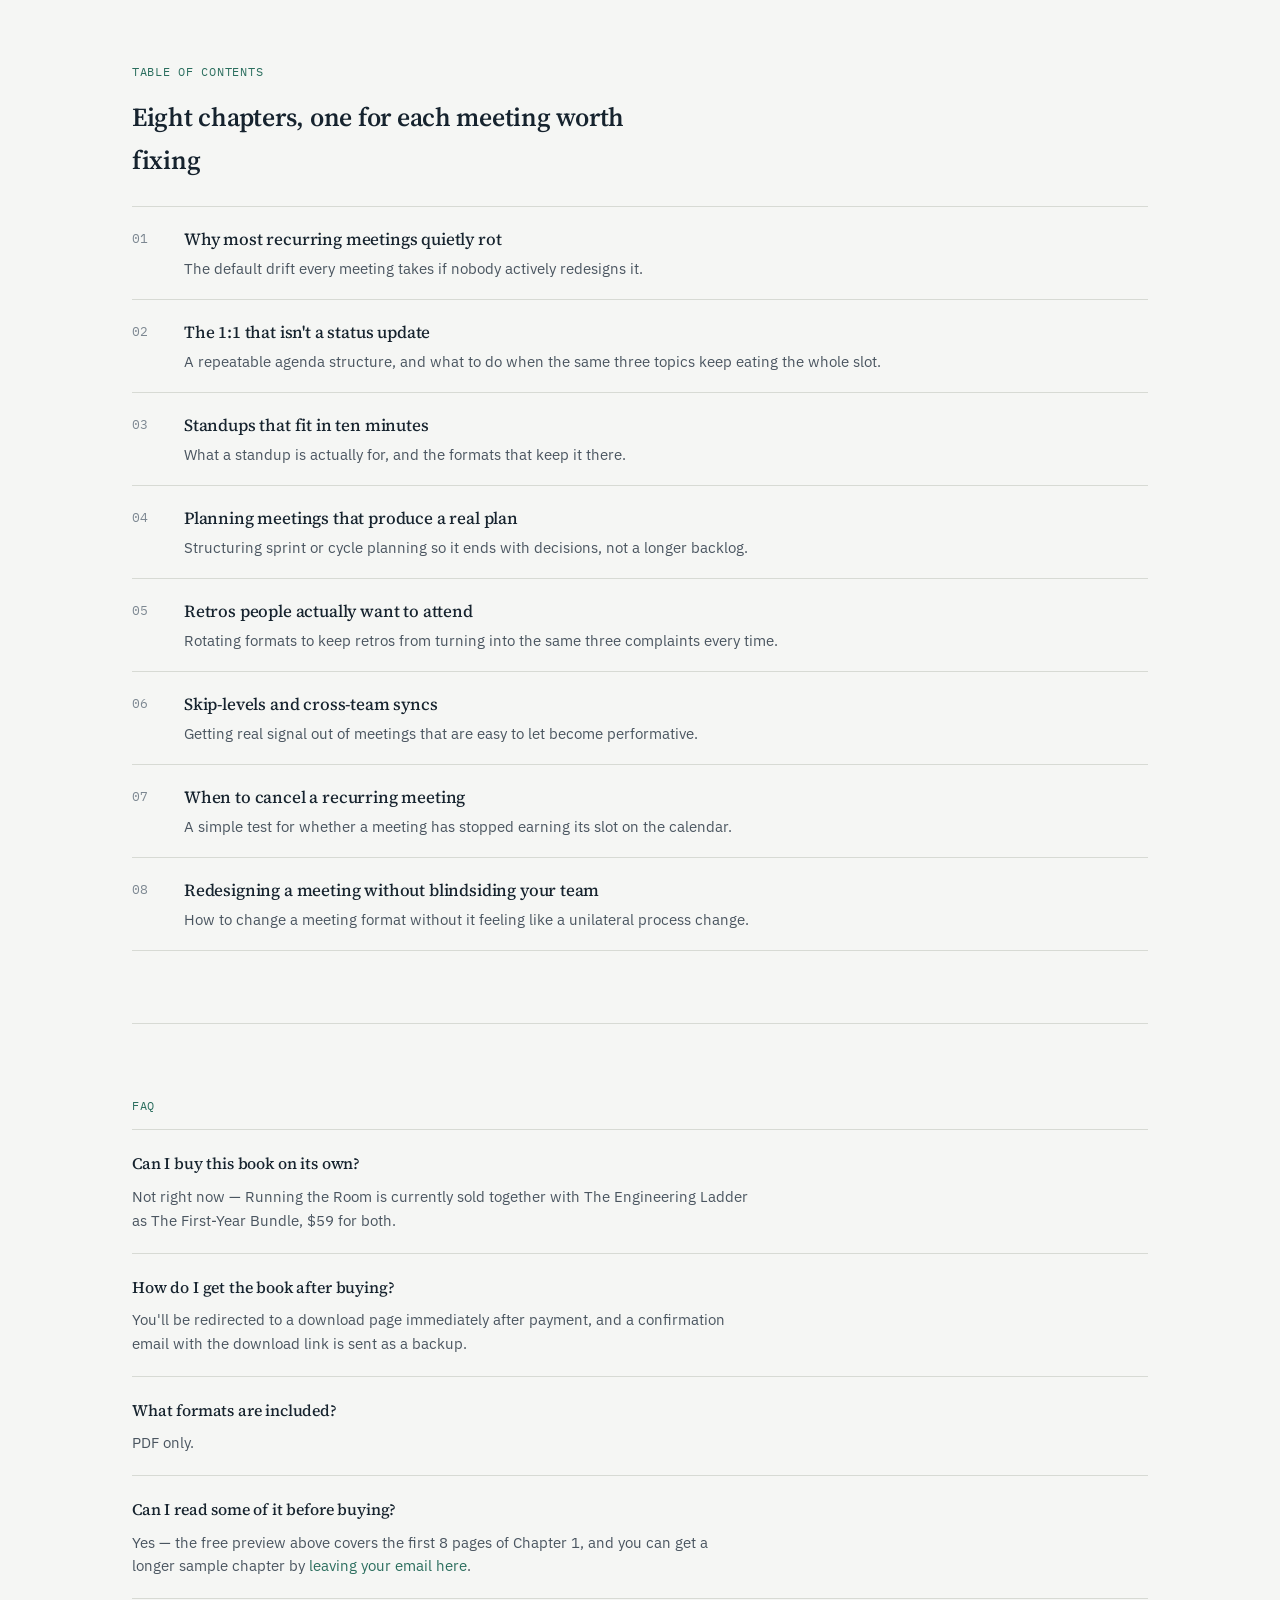
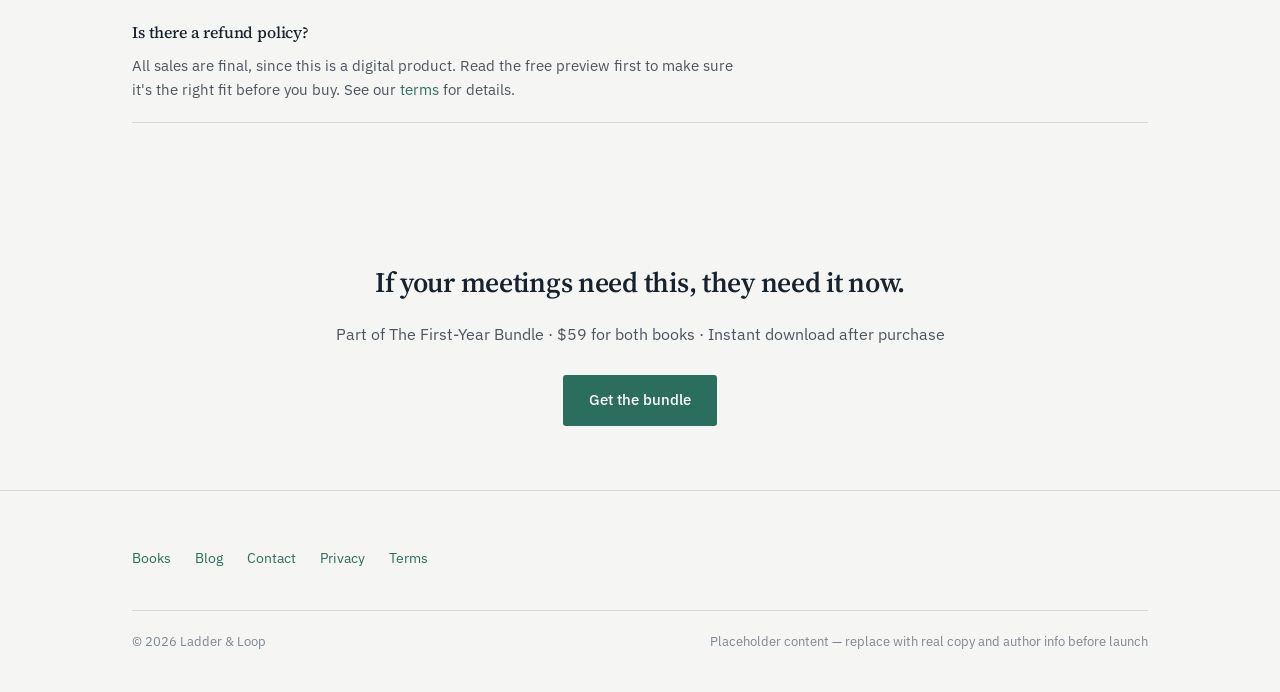
<file: books/running-the-room/index.html>
<!DOCTYPE html>
<html lang="en">
<head>
<meta charset="UTF-8">
<meta name="viewport" content="width=device-width, initial-scale=1.0">

<title>Running the Room — Fixing 1:1s, Standups, and Planning Meetings | Ladder &amp; Loop</title>
<meta name="description" content="A practical field guide to redesigning the meetings you already run — 1:1s, standups, planning — into ones that actually produce something. Part of The First-Year Bundle, $59.">
<link rel="canonical" href="https://ladderandloop.com/books/running-the-room/">

<meta property="og:type" content="book">
<meta property="og:title" content="Running the Room — Fixing 1:1s, Standups, and Planning Meetings">
<meta property="og:description" content="Redesigning the meetings you already run into ones that actually produce something. Part of The First-Year Bundle, $59.">
<meta property="og:url" content="https://ladderandloop.com/books/running-the-room/">
<meta property="og:image" content="https://ladderandloop.com/assets/img/og-running-the-room.jpg">
<meta property="og:site_name" content="Ladder & Loop">
<meta name="twitter:card" content="summary_large_image">

<link rel="preconnect" href="https://fonts.googleapis.com">
<link rel="preconnect" href="https://fonts.gstatic.com" crossorigin>
<link href="https://fonts.googleapis.com/css2?family=Source+Serif+4:opsz,wght@8..60,400;8..60,500;8..60,600&family=IBM+Plex+Sans:wght@400;500;600&family=IBM+Plex+Mono:wght@400;500&display=swap" rel="stylesheet">
<link rel="stylesheet" href="/assets/css/style.css">

<script type="application/ld+json">
{
  "@context": "https://schema.org",
  "@type": "Book",
  "name": "Running the Room",
  "url": "https://ladderandloop.com/books/running-the-room/",
  "author": { "@type": "Person", "name": "[Author Name]" },
  "bookFormat": "https://schema.org/EBook",
  "inLanguage": "en",
  "description": "1:1s, standups, planning meetings — redesigning the most common meetings into systems that actually produce something.",
  "isPartOf": {
    "@type": "Product",
    "name": "The First-Year Bundle",
    "url": "https://ladderandloop.com/"
  }
}
</script>
<script type="application/ld+json">
{
  "@context": "https://schema.org",
  "@type": "BreadcrumbList",
  "itemListElement": [
    { "@type": "ListItem", "position": 1, "name": "Home", "item": "https://ladderandloop.com/" },
    { "@type": "ListItem", "position": 2, "name": "Running the Room", "item": "https://ladderandloop.com/books/running-the-room/" }
  ]
}
</script>
</head>
<body>

  <div class="wrap nav" id="site-nav">
    <a href="/" class="wordmark">Ladder <span>&amp;</span> Loop</a>
    <div class="nav-links">
      <a href="/#books" class="hide-mobile">Books</a>
      <a href="/blog/">Blog</a>
      <a href="/contact/" class="hide-mobile">Contact</a>
      <a href="/#buy" class="btn btn-sm">Buy — $59</a>
    </div>
  </div>

  <div class="wrap">
    <div class="breadcrumb"><a href="/">Home</a> / Books / Running the Room</div>

    <div class="book-header" style="display:grid; grid-template-columns:260px 1fr; gap:48px; padding-bottom:56px; border-bottom:1px solid var(--line);">
      <div>
        <div class="cover-large c2">
          <span class="num">02 / LADDER &amp; LOOP</span>
          <span class="cover-title">Running the Room</span>
        </div>
        <a href="#preview" class="btn btn-sm btn-block" style="margin-top:14px;">Read a free preview</a>
      </div>
      <div>
        <h1 style="font-size:36px; line-height:1.2; max-width:480px;">Running the Room</h1>
        <p style="font-size:17px; color:var(--ink-soft); margin-top:14px; max-width:480px;">1:1s, standups, planning meetings — redesigning the meetings you already run into ones that actually produce something.</p>

        <div style="margin-top:32px; display:flex; align-items:center; gap:20px; flex-wrap:wrap;">
          <a href="/thank-you/" class="btn">Get it in the bundle — $59</a>
        </div>
        <p class="format-note">Sold with The Engineering Ladder as The First-Year Bundle · PDF · instant download</p>
      </div>
    </div>

    <section id="preview">
      <div class="section-label">Preview</div>
      <h2 style="font-size:26px; margin-bottom:24px; max-width:560px;">Read a few pages before you buy</h2>
      <div class="preview-strip">
        <div class="preview-page">
          <div class="pline title"></div>
          <div class="pline"></div>
          <div class="pline"></div>
          <div class="pline short"></div>
          <div class="pline"></div>
          <div class="pline"></div>
          <div class="pline short"></div>
        </div>
        <div class="preview-page">
          <div class="pline title"></div>
          <div class="pline"></div>
          <div class="pline short"></div>
          <div class="pline"></div>
          <div class="pline"></div>
          <div class="pline"></div>
          <div class="pline short"></div>
        </div>
        <div class="preview-page">
          <div class="pline title"></div>
          <div class="pline"></div>
          <div class="pline"></div>
          <div class="pline"></div>
          <div class="pline short"></div>
          <div class="pline"></div>
          <div class="pline"></div>
        </div>
      </div>
      <p class="preview-caption">Pages 1–8 of Chapter 1, free to read. [Replace with real sample page images before launch.] <a href="/preview/">Get the full sample chapter by email →</a></p>
    </section>

    <section>
      <div class="section-label">Who it's for</div>
      <div class="two-col">
        <div>
          <h2>This is for you if —</h2>
          <ul class="who-list">
            <li>Your 1:1s, standups, or planning meetings have quietly turned into status updates nobody needs</li>
            <li>You inherited a meeting cadence from someone else and never redesigned it for your team</li>
            <li>You want a repeatable structure for meetings, not a one-off "great meeting" checklist</li>
          </ul>
        </div>
        <div>
          <h2>Probably not for you if —</h2>
          <ul class="problem-list">
            <li>You're looking for general facilitation theory — this book is almost entirely specific formats and agendas</li>
            <li>You already run a tight, well-loved meeting cadence with your team</li>
            <li>You want help with the first-year fundamentals of managing people — <a href="/books/the-engineering-ladder/">The Engineering Ladder</a> covers that, and comes with this book in the bundle</li>
          </ul>
        </div>
      </div>
    </section>

    <section>
      <div class="section-label">Table of contents</div>
      <h2 style="font-size:26px; margin-bottom:24px; max-width:560px;">Eight chapters, one for each meeting worth fixing</h2>
      <div class="toc">
        <div class="toc-item"><div class="toc-num">01</div><div><h3>Why most recurring meetings quietly rot</h3><p>The default drift every meeting takes if nobody actively redesigns it.</p></div></div>
        <div class="toc-item"><div class="toc-num">02</div><div><h3>The 1:1 that isn't a status update</h3><p>A repeatable agenda structure, and what to do when the same three topics keep eating the whole slot.</p></div></div>
        <div class="toc-item"><div class="toc-num">03</div><div><h3>Standups that fit in ten minutes</h3><p>What a standup is actually for, and the formats that keep it there.</p></div></div>
        <div class="toc-item"><div class="toc-num">04</div><div><h3>Planning meetings that produce a real plan</h3><p>Structuring sprint or cycle planning so it ends with decisions, not a longer backlog.</p></div></div>
        <div class="toc-item"><div class="toc-num">05</div><div><h3>Retros people actually want to attend</h3><p>Rotating formats to keep retros from turning into the same three complaints every time.</p></div></div>
        <div class="toc-item"><div class="toc-num">06</div><div><h3>Skip-levels and cross-team syncs</h3><p>Getting real signal out of meetings that are easy to let become performative.</p></div></div>
        <div class="toc-item"><div class="toc-num">07</div><div><h3>When to cancel a recurring meeting</h3><p>A simple test for whether a meeting has stopped earning its slot on the calendar.</p></div></div>
        <div class="toc-item"><div class="toc-num">08</div><div><h3>Redesigning a meeting without blindsiding your team</h3><p>How to change a meeting format without it feeling like a unilateral process change.</p></div></div>
      </div>
    </section>

    <section>
      <div class="section-label">FAQ</div>
      <div class="faq-item"><h3>Can I buy this book on its own?</h3><p>Not right now — Running the Room is currently sold together with The Engineering Ladder as The First-Year Bundle, $59 for both.</p></div>
      <div class="faq-item"><h3>How do I get the book after buying?</h3><p>You'll be redirected to a download page immediately after payment, and a confirmation email with the download link is sent as a backup.</p></div>
      <div class="faq-item"><h3>What formats are included?</h3><p>PDF only.</p></div>
      <div class="faq-item"><h3>Can I read some of it before buying?</h3><p>Yes — the free preview above covers the first 8 pages of Chapter 1, and you can get a longer sample chapter by <a href="/preview/">leaving your email here</a>.</p></div>
      <div class="faq-item"><h3>Is there a refund policy?</h3><p>All sales are final, since this is a digital product. Read the free preview first to make sure it's the right fit before you buy. See our <a href="/terms/">terms</a> for details.</p></div>
    </section>

    <div class="bottom-cta">
      <h2>If your meetings need this, they need it now.</h2>
      <p>Part of The First-Year Bundle · $59 for both books · Instant download after purchase</p>
      <a href="/thank-you/" class="btn">Get the bundle</a>
    </div>
  </div>

  <footer>
    <div class="wrap">
      <div class="footer-grid">
        <div class="footer-links">
          <a href="/#books">Books</a>
          <a href="/blog/">Blog</a>
          <a href="/contact/">Contact</a>
          <a href="/privacy/">Privacy</a>
          <a href="/terms/">Terms</a>
        </div>
      </div>
      <div class="footer-bottom">
        <span>© 2026 Ladder &amp; Loop</span>
        <span>Placeholder content — replace with real copy and author info before launch</span>
      </div>
    </div>
  </footer>

  <script>
    const nav = document.getElementById('site-nav');
    window.addEventListener('scroll', () => nav.classList.toggle('scrolled', window.scrollY > 8));
  </script>

</body>
</html>
</file>
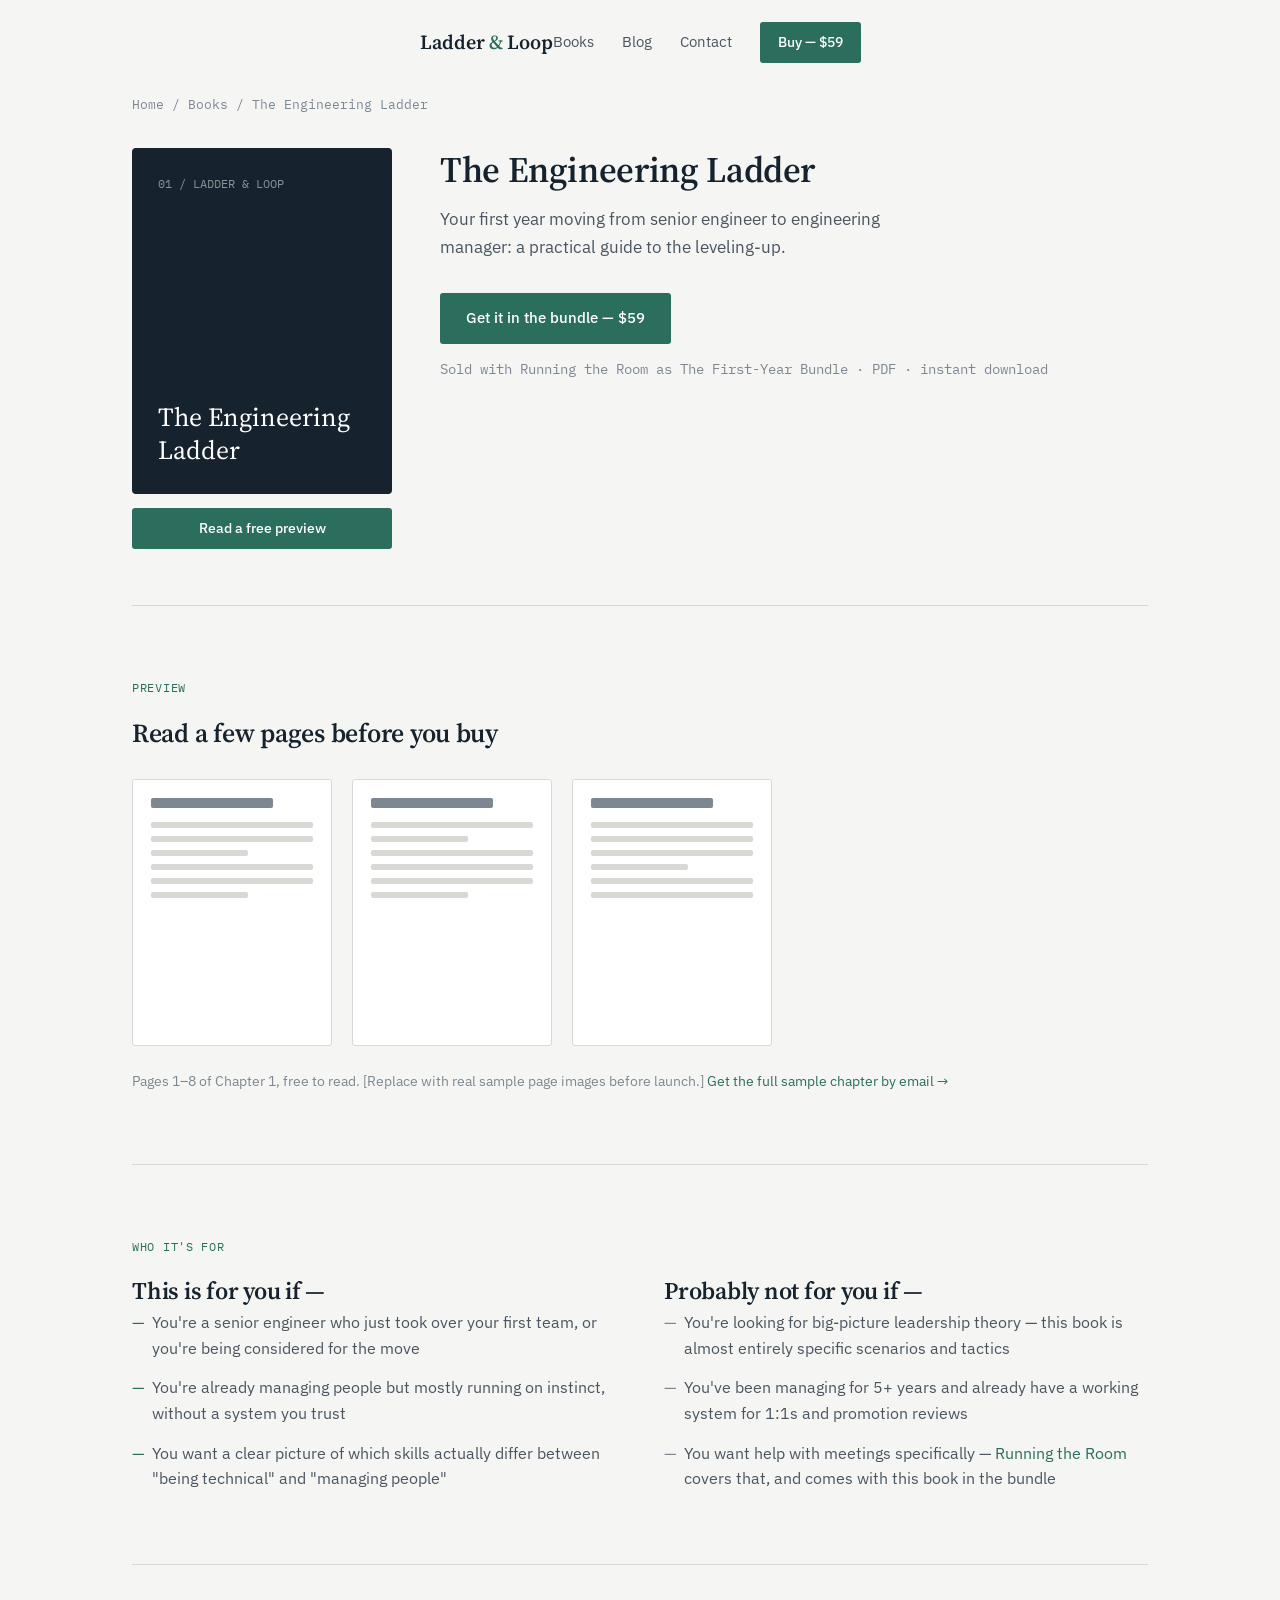
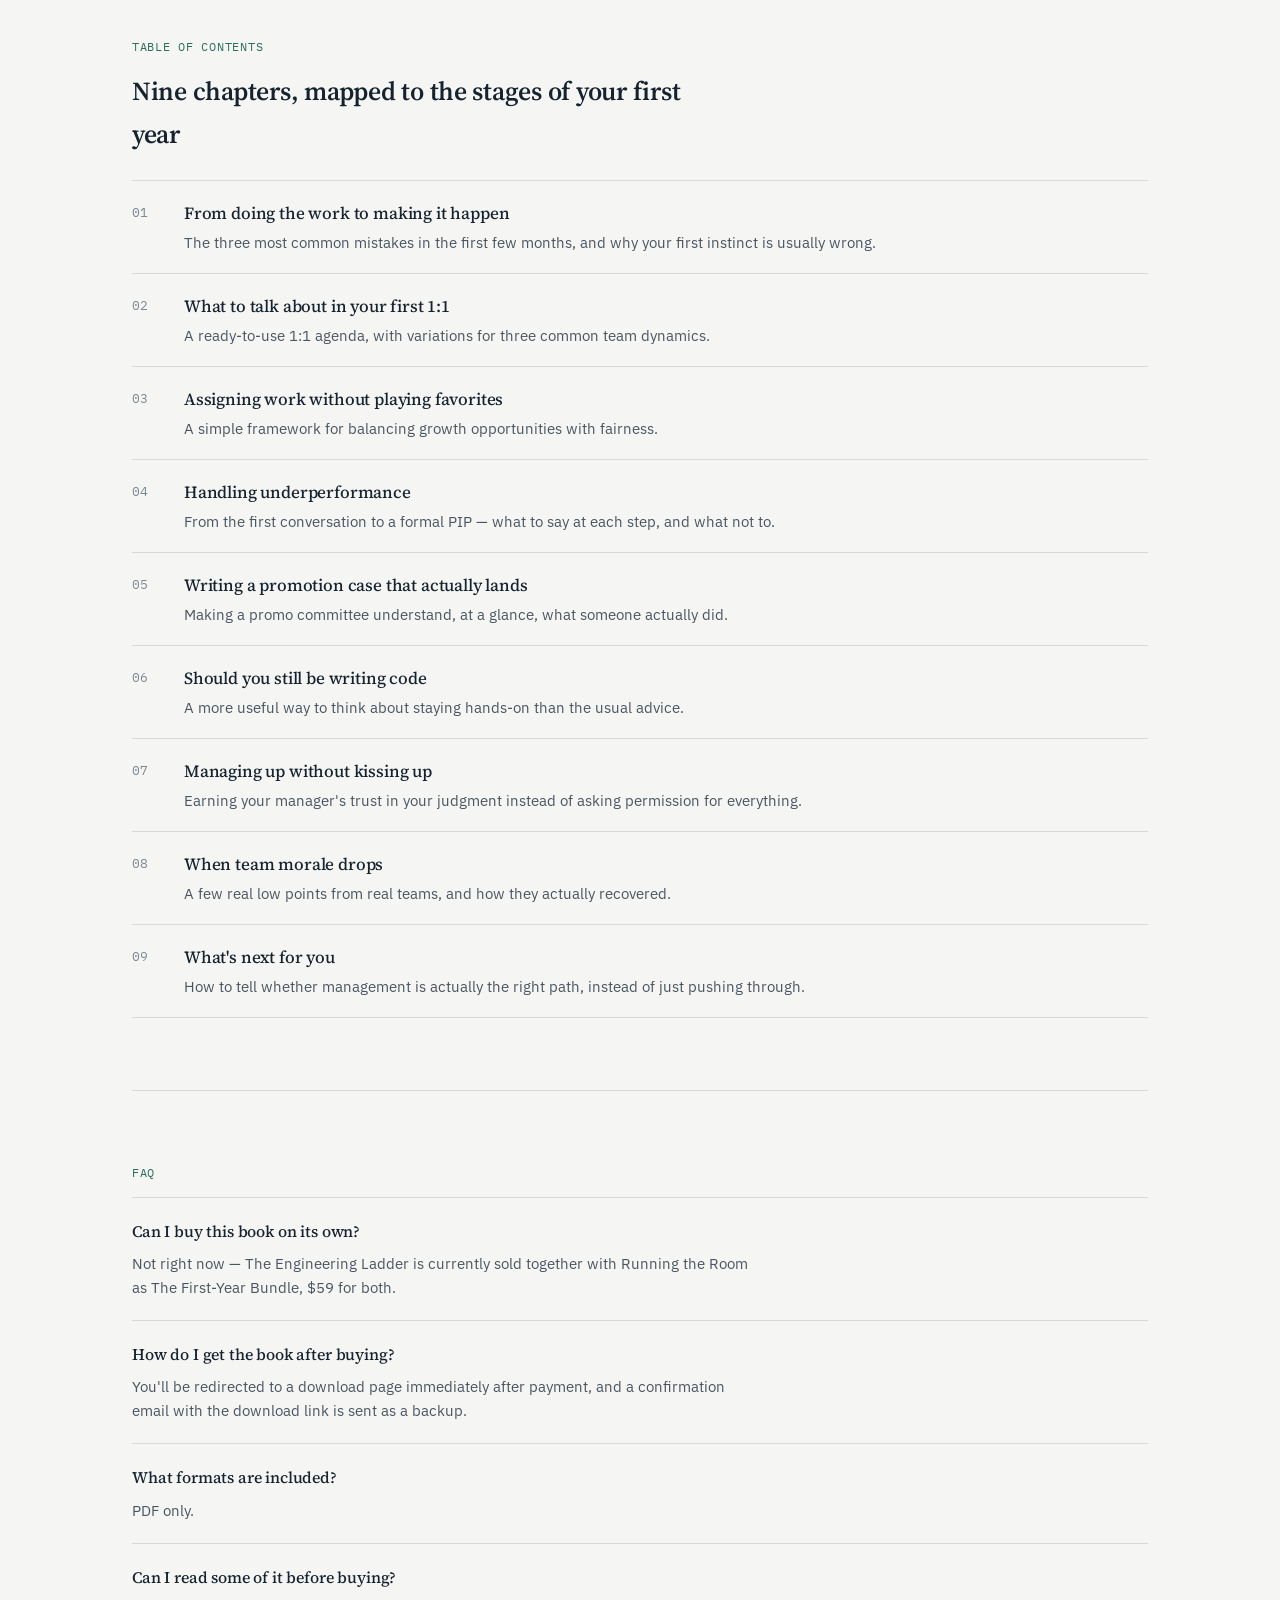
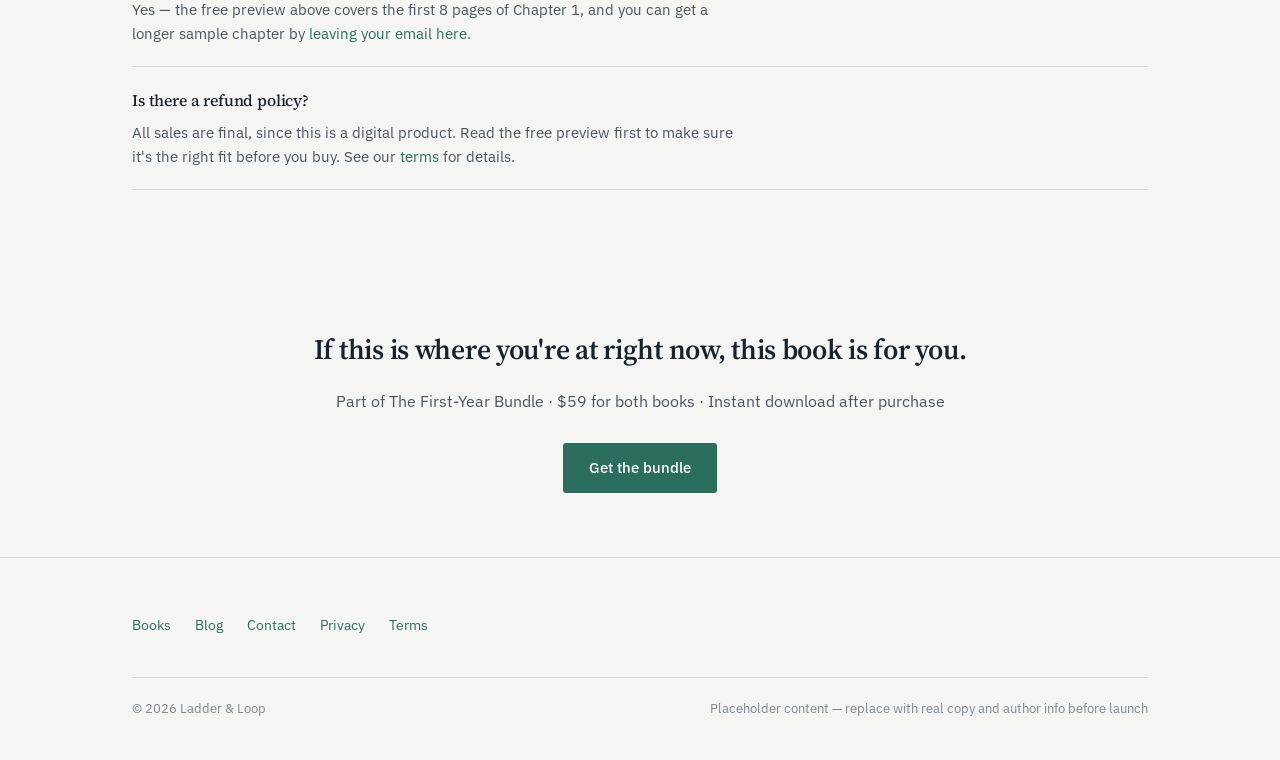
<file: books/the-engineering-ladder/index.html>
<!DOCTYPE html>
<html lang="en">
<head>
<meta charset="UTF-8">
<meta name="viewport" content="width=device-width, initial-scale=1.0">

<title>The Engineering Ladder — A First-Year Guide for New Engineering Managers | Ladder &amp; Loop</title>
<meta name="description" content="A practical field guide for your first year as an engineering manager: 1:1s, underperformance, promotion cases, and when to stop writing code. Part of The First-Year Bundle, $59.">
<link rel="canonical" href="https://ladderandloop.com/books/the-engineering-ladder/">

<meta property="og:type" content="book">
<meta property="og:title" content="The Engineering Ladder — A First-Year Guide for New Engineering Managers">
<meta property="og:description" content="A practical field guide for your first year as an engineering manager. Part of The First-Year Bundle, $59.">
<meta property="og:url" content="https://ladderandloop.com/books/the-engineering-ladder/">
<meta property="og:image" content="https://ladderandloop.com/assets/img/og-engineering-ladder.jpg">
<meta property="og:site_name" content="Ladder & Loop">
<meta name="twitter:card" content="summary_large_image">

<link rel="preconnect" href="https://fonts.googleapis.com">
<link rel="preconnect" href="https://fonts.gstatic.com" crossorigin>
<link href="https://fonts.googleapis.com/css2?family=Source+Serif+4:opsz,wght@8..60,400;8..60,500;8..60,600&family=IBM+Plex+Sans:wght@400;500;600&family=IBM+Plex+Mono:wght@400;500&display=swap" rel="stylesheet">
<link rel="stylesheet" href="/assets/css/style.css">

<script type="application/ld+json">
{
  "@context": "https://schema.org",
  "@type": "Book",
  "name": "The Engineering Ladder",
  "url": "https://ladderandloop.com/books/the-engineering-ladder/",
  "author": { "@type": "Person", "name": "[Author Name]" },
  "bookFormat": "https://schema.org/EBook",
  "inLanguage": "en",
  "numberOfPages": "9",
  "description": "Your first year moving from senior engineer to engineering manager: a practical guide to the leveling-up.",
  "isPartOf": {
    "@type": "Product",
    "name": "The First-Year Bundle",
    "url": "https://ladderandloop.com/"
  }
}
</script>
<script type="application/ld+json">
{
  "@context": "https://schema.org",
  "@type": "BreadcrumbList",
  "itemListElement": [
    { "@type": "ListItem", "position": 1, "name": "Home", "item": "https://ladderandloop.com/" },
    { "@type": "ListItem", "position": 2, "name": "The Engineering Ladder", "item": "https://ladderandloop.com/books/the-engineering-ladder/" }
  ]
}
</script>
</head>
<body>

  <div class="wrap nav" id="site-nav">
    <a href="/" class="wordmark">Ladder <span>&amp;</span> Loop</a>
    <div class="nav-links">
      <a href="/#books" class="hide-mobile">Books</a>
      <a href="/blog/">Blog</a>
      <a href="/contact/" class="hide-mobile">Contact</a>
      <a href="/#buy" class="btn btn-sm">Buy — $59</a>
    </div>
  </div>

  <div class="wrap">
    <div class="breadcrumb"><a href="/">Home</a> / Books / The Engineering Ladder</div>

    <div class="book-header" style="display:grid; grid-template-columns:260px 1fr; gap:48px; padding-bottom:56px; border-bottom:1px solid var(--line);">
      <div>
        <div class="cover-large">
          <span class="num">01 / LADDER &amp; LOOP</span>
          <span class="cover-title">The Engineering Ladder</span>
        </div>
        <a href="#preview" class="btn btn-sm btn-block" style="margin-top:14px;">Read a free preview</a>
      </div>
      <div>
        <h1 style="font-size:36px; line-height:1.2; max-width:480px;">The Engineering Ladder</h1>
        <p style="font-size:17px; color:var(--ink-soft); margin-top:14px; max-width:480px;">Your first year moving from senior engineer to engineering manager: a practical guide to the leveling-up.</p>

        <div style="margin-top:32px; display:flex; align-items:center; gap:20px; flex-wrap:wrap;">
          <a href="/thank-you/" class="btn">Get it in the bundle — $59</a>
        </div>
        <p class="format-note">Sold with Running the Room as The First-Year Bundle · PDF · instant download</p>
      </div>
    </div>

    <section id="preview">
      <div class="section-label">Preview</div>
      <h2 style="font-size:26px; margin-bottom:24px; max-width:560px;">Read a few pages before you buy</h2>
      <div class="preview-strip">
        <div class="preview-page">
          <div class="pline title"></div>
          <div class="pline"></div>
          <div class="pline"></div>
          <div class="pline short"></div>
          <div class="pline"></div>
          <div class="pline"></div>
          <div class="pline short"></div>
        </div>
        <div class="preview-page">
          <div class="pline title"></div>
          <div class="pline"></div>
          <div class="pline short"></div>
          <div class="pline"></div>
          <div class="pline"></div>
          <div class="pline"></div>
          <div class="pline short"></div>
        </div>
        <div class="preview-page">
          <div class="pline title"></div>
          <div class="pline"></div>
          <div class="pline"></div>
          <div class="pline"></div>
          <div class="pline short"></div>
          <div class="pline"></div>
          <div class="pline"></div>
        </div>
      </div>
      <p class="preview-caption">Pages 1–8 of Chapter 1, free to read. [Replace with real sample page images before launch.] <a href="/preview/">Get the full sample chapter by email →</a></p>
    </section>

    <section>
      <div class="section-label">Who it's for</div>
      <div class="two-col">
        <div>
          <h2>This is for you if —</h2>
          <ul class="who-list">
            <li>You're a senior engineer who just took over your first team, or you're being considered for the move</li>
            <li>You're already managing people but mostly running on instinct, without a system you trust</li>
            <li>You want a clear picture of which skills actually differ between "being technical" and "managing people"</li>
          </ul>
        </div>
        <div>
          <h2>Probably not for you if —</h2>
          <ul class="problem-list">
            <li>You're looking for big-picture leadership theory — this book is almost entirely specific scenarios and tactics</li>
            <li>You've been managing for 5+ years and already have a working system for 1:1s and promotion reviews</li>
            <li>You want help with meetings specifically — <a href="/books/running-the-room/">Running the Room</a> covers that, and comes with this book in the bundle</li>
          </ul>
        </div>
      </div>
    </section>

    <section>
      <div class="section-label">Table of contents</div>
      <h2 style="font-size:26px; margin-bottom:24px; max-width:560px;">Nine chapters, mapped to the stages of your first year</h2>
      <div class="toc">
        <div class="toc-item"><div class="toc-num">01</div><div><h3>From doing the work to making it happen</h3><p>The three most common mistakes in the first few months, and why your first instinct is usually wrong.</p></div></div>
        <div class="toc-item"><div class="toc-num">02</div><div><h3>What to talk about in your first 1:1</h3><p>A ready-to-use 1:1 agenda, with variations for three common team dynamics.</p></div></div>
        <div class="toc-item"><div class="toc-num">03</div><div><h3>Assigning work without playing favorites</h3><p>A simple framework for balancing growth opportunities with fairness.</p></div></div>
        <div class="toc-item"><div class="toc-num">04</div><div><h3>Handling underperformance</h3><p>From the first conversation to a formal PIP — what to say at each step, and what not to.</p></div></div>
        <div class="toc-item"><div class="toc-num">05</div><div><h3>Writing a promotion case that actually lands</h3><p>Making a promo committee understand, at a glance, what someone actually did.</p></div></div>
        <div class="toc-item"><div class="toc-num">06</div><div><h3>Should you still be writing code</h3><p>A more useful way to think about staying hands-on than the usual advice.</p></div></div>
        <div class="toc-item"><div class="toc-num">07</div><div><h3>Managing up without kissing up</h3><p>Earning your manager's trust in your judgment instead of asking permission for everything.</p></div></div>
        <div class="toc-item"><div class="toc-num">08</div><div><h3>When team morale drops</h3><p>A few real low points from real teams, and how they actually recovered.</p></div></div>
        <div class="toc-item"><div class="toc-num">09</div><div><h3>What's next for you</h3><p>How to tell whether management is actually the right path, instead of just pushing through.</p></div></div>
      </div>
    </section>

    <section>
      <div class="section-label">FAQ</div>
      <div class="faq-item"><h3>Can I buy this book on its own?</h3><p>Not right now — The Engineering Ladder is currently sold together with Running the Room as The First-Year Bundle, $59 for both.</p></div>
      <div class="faq-item"><h3>How do I get the book after buying?</h3><p>You'll be redirected to a download page immediately after payment, and a confirmation email with the download link is sent as a backup.</p></div>
      <div class="faq-item"><h3>What formats are included?</h3><p>PDF only.</p></div>
      <div class="faq-item"><h3>Can I read some of it before buying?</h3><p>Yes — the free preview above covers the first 8 pages of Chapter 1, and you can get a longer sample chapter by <a href="/preview/">leaving your email here</a>.</p></div>
      <div class="faq-item"><h3>Is there a refund policy?</h3><p>All sales are final, since this is a digital product. Read the free preview first to make sure it's the right fit before you buy. See our <a href="/terms/">terms</a> for details.</p></div>
    </section>

    <div class="bottom-cta">
      <h2>If this is where you're at right now, this book is for you.</h2>
      <p>Part of The First-Year Bundle · $59 for both books · Instant download after purchase</p>
      <a href="/thank-you/" class="btn">Get the bundle</a>
    </div>
  </div>

  <footer>
    <div class="wrap">
      <div class="footer-grid">
        <div class="footer-links">
          <a href="/#books">Books</a>
          <a href="/blog/">Blog</a>
          <a href="/contact/">Contact</a>
          <a href="/privacy/">Privacy</a>
          <a href="/terms/">Terms</a>
        </div>
      </div>
      <div class="footer-bottom">
        <span>© 2026 Ladder &amp; Loop</span>
        <span>Placeholder content — replace with real copy and author info before launch</span>
      </div>
    </div>
  </footer>

  <script>
    const nav = document.getElementById('site-nav');
    window.addEventListener('scroll', () => nav.classList.toggle('scrolled', window.scrollY > 8));
  </script>

</body>
</html>
</file>
<file: assets/css/style.css>
/* =========================================================
   Ladder & Loop — shared stylesheet
   ========================================================= */

:root {
  --bg: #F5F6F4;
  --panel: #FFFFFF;
  --ink: #16232E;
  --ink-soft: #4A5560;
  --ink-faint: #7C8791;
  --accent: #2B6E5E;
  --accent-dark: #1F5347;
  --line: #D7DAD4;
}

* { box-sizing: border-box; }
html { scroll-behavior: smooth; height: 100%; }
body {
  margin: 0;
  background: var(--bg);
  color: var(--ink);
  font-family: 'IBM Plex Sans', sans-serif;
  line-height: 1.65;
  -webkit-font-smoothing: antialiased;
  /* Sticky footer: body is a flex column at least the viewport's height;
     footer's margin-top:auto pushes it to the bottom on short pages
     without affecting layout on pages that are already taller than the
     viewport. No markup changes needed elsewhere. */
  min-height: 100%;
  display: flex;
  flex-direction: column;
}
h1, h2, h3 {
  font-family: 'Source Serif 4', serif;
  font-weight: 600;
  color: var(--ink);
  margin: 0;
  letter-spacing: -0.01em;
}
p { margin: 0; }
a { color: var(--accent); text-decoration: none; }
a:hover { color: var(--accent-dark); }
img { max-width: 100%; display: block; }
.wrap { max-width: 1080px; margin: 0 auto; padding: 0 32px; }
.wrap-narrow { max-width: 760px; margin: 0 auto; padding: 0 32px; }

/* ---------- Nav ---------- */
.nav {
  display: flex; justify-content: space-between; align-items: center;
  padding: 22px 0; position: sticky; top: 0; z-index: 50;
  background: rgba(245,246,244,0.92); backdrop-filter: blur(6px);
  border-bottom: 1px solid transparent;
}
.nav.scrolled { border-bottom-color: var(--line); }
.nav .wordmark { font-family: 'Source Serif 4', serif; font-size: 20px; font-weight: 600; color: var(--ink); }
.nav .wordmark span { color: var(--accent); }
.nav-links { display: flex; gap: 28px; align-items: center; font-size: 15px; color: var(--ink-soft); }
.nav-links a:not(.btn) { color: var(--ink-soft); }
.nav-links a:not(.btn):hover { color: var(--ink); }
.nav-toggle { display: none; }

/* ---------- Buttons ---------- */
.btn {
  display: inline-block; padding: 13px 26px; background: var(--accent); color: #fff;
  border-radius: 3px; font-size: 15px; font-weight: 500; border: none; cursor: pointer;
  font-family: 'IBM Plex Sans', sans-serif;
}
.btn:hover { background: var(--accent-dark); color: #fff; }
.btn-sm { padding: 9px 18px; font-size: 14px; }
.btn-ghost {
  color: var(--ink); font-size: 15px; border-bottom: 1px solid var(--ink-faint); padding-bottom: 2px;
  background: none; cursor: pointer; font-family: 'IBM Plex Sans', sans-serif;
}
.btn-ghost:hover { color: var(--accent); border-color: var(--accent); }
.btn-block { display: block; width: 100%; text-align: center; }

/* ---------- Breadcrumb ---------- */
.breadcrumb { font-family: 'IBM Plex Mono', monospace; font-size: 13px; color: var(--ink-faint); padding: 8px 0 32px; }
.breadcrumb a { color: var(--ink-faint); }
.breadcrumb a:hover { color: var(--accent); }

/* ---------- Sections ---------- */
section { padding: 72px 0; }
section.tight { padding: 48px 0; }
section.alt { background: var(--panel); border-top: 1px solid var(--line); border-bottom: 1px solid var(--line); }
section + section { border-top: 1px solid var(--line); }
section.no-border-top { border-top: none; }

.section-label {
  font-family: 'IBM Plex Mono', monospace; font-size: 12px; color: var(--accent);
  text-transform: uppercase; letter-spacing: 0.06em; margin-bottom: 14px;
}
.section-head { display: flex; align-items: baseline; justify-content: space-between; border-bottom: 1px solid var(--line); padding-bottom: 18px; margin-bottom: 40px; }
.section-head h2 { font-size: 28px; }
.section-head .meta { font-family: 'IBM Plex Mono', monospace; font-size: 13px; color: var(--ink-faint); }

/* ---------- Two-column helper ---------- */
.two-col { display: grid; grid-template-columns: 1fr 1fr; gap: 48px; }
.who-list, .problem-list { list-style: none; padding: 0; margin: 0; display: flex; flex-direction: column; gap: 14px; }
.who-list li, .problem-list li { padding-left: 20px; position: relative; color: var(--ink-soft); font-size: 15.5px; }
.who-list li::before { content: "—"; position: absolute; left: 0; color: var(--accent); }
.problem-list li::before { content: "—"; position: absolute; left: 0; color: var(--ink-faint); }

/* ---------- Book cards (home + bundle) ---------- */
.books { display: grid; grid-template-columns: repeat(2, 1fr); gap: 32px; }
.book-card { display: flex; flex-direction: column; height: 100%; }
.book-cover {
  aspect-ratio: 3 / 4; background: var(--ink); border-radius: 3px; margin-bottom: 20px;
  position: relative; overflow: hidden; display: flex; align-items: flex-end; padding: 22px;
}
.book-cover .num { font-family: 'IBM Plex Mono', monospace; font-size: 12px; color: rgba(255,255,255,0.55); position: absolute; top: 20px; left: 22px; }
.book-cover .cover-title { font-family: 'Source Serif 4', serif; font-size: 22px; color: #fff; line-height: 1.25; }
.book-cover.c2 { background: var(--accent-dark); }
.book-card h3 { font-size: 19px; margin-bottom: 8px; }
.book-card .sub { font-size: 14.5px; color: var(--ink-soft); margin-bottom: 16px; flex-grow: 1; }
.book-card .price-row { display: flex; justify-content: space-between; align-items: center; border-top: 1px solid var(--line); padding-top: 14px; }
.book-card .price { font-family: 'IBM Plex Mono', monospace; font-size: 15px; color: var(--ink-faint); }
.book-card .view-link { font-size: 14px; }

/* ---------- Cover (large, for book detail pages) ---------- */
.cover-large {
  aspect-ratio: 3/4; background: var(--ink); border-radius: 4px;
  display: flex; flex-direction: column; justify-content: space-between; padding: 26px;
}
.cover-large.c2 { background: var(--accent-dark); }
.cover-large .num { font-family: 'IBM Plex Mono', monospace; font-size: 12px; color: rgba(255,255,255,0.5); }
.cover-large .cover-title { font-family: 'Source Serif 4', serif; font-size: 26px; color: #fff; line-height: 1.3; }

/* ---------- Bundle box ---------- */
.bundle-box {
  margin-top: 48px; border: 1px solid var(--line); border-radius: 4px; padding: 32px 36px;
  display: flex; justify-content: space-between; align-items: center; gap: 24px; background: var(--bg);
}
.bundle-box .label { font-family: 'IBM Plex Mono', monospace; font-size: 12px; color: var(--accent); text-transform: uppercase; letter-spacing: 0.06em; }
.bundle-box h3 { font-size: 21px; margin-top: 6px; }
.bundle-box p { color: var(--ink-soft); font-size: 14.5px; margin: 8px 0 0; }
.bundle-price { text-align: right; flex-shrink: 0; }
.bundle-price .was { color: var(--ink-faint); text-decoration: line-through; font-size: 14px; }
.bundle-price .now { font-family: 'IBM Plex Mono', monospace; font-size: 24px; color: var(--ink); }

/* ---------- Hero (bundle sales page) ---------- */
.hero { position: relative; padding: 64px 0 80px; overflow: hidden; }
.hero::before {
  content: "";
  position: absolute; inset: 0;
  background-image:
    linear-gradient(var(--line) 1px, transparent 1px),
    linear-gradient(90deg, var(--line) 1px, transparent 1px);
  background-size: 48px 48px;
  opacity: 0.35;
  -webkit-mask-image: linear-gradient(to bottom, black, transparent 85%);
          mask-image: linear-gradient(to bottom, black, transparent 85%);
  pointer-events: none;
}
.hero-inner { position: relative; }
.hero .eyebrow { font-family: 'IBM Plex Mono', monospace; font-size: 12.5px; color: var(--accent); text-transform: uppercase; letter-spacing: 0.06em; margin-bottom: 18px; }
.hero h1 { font-size: 42px; line-height: 1.18; max-width: 620px; }
.hero p.lede { margin-top: 22px; font-size: 18px; color: var(--ink-soft); max-width: 560px; }
.hero-buy { margin-top: 36px; display: flex; align-items: center; gap: 20px; flex-wrap: wrap; }
.price-big { font-family: 'IBM Plex Mono', monospace; font-size: 28px; color: var(--ink); }
.price-was { font-family: 'IBM Plex Mono', monospace; font-size: 16px; color: var(--ink-faint); text-decoration: line-through; margin-right: 8px; }
.format-note { margin-top: 14px; font-size: 13.5px; color: var(--ink-faint); font-family: 'IBM Plex Mono', monospace; }

.hero-covers { display: flex; gap: 20px; margin-top: 48px; max-width: 460px; align-items: flex-start; }
.cover-col { flex: 1; display: flex; flex-direction: column; min-width: 0; }
.cover-links { margin-top: 12px; display: flex; flex-direction: column; gap: 8px; }
.cover-links .view-link { font-size: 13.5px; text-align: center; }

/* ---------- Preview strip ---------- */
.preview-strip { display: flex; gap: 20px; overflow-x: auto; padding-bottom: 8px; }
.preview-page {
  flex: 0 0 200px; aspect-ratio: 3/4; background: var(--panel); border: 1px solid var(--line);
  border-radius: 3px; padding: 18px; display: flex; flex-direction: column; gap: 8px;
}
.preview-page .pline { height: 6px; background: var(--line); border-radius: 2px; }
.preview-page .pline.short { width: 60%; }
.preview-page .pline.title { height: 10px; width: 75%; background: var(--ink-faint); margin-bottom: 6px; }
.preview-caption { margin-top: 16px; font-size: 13.5px; color: var(--ink-faint); }

/* ---------- Table of contents ---------- */
.toc { display: flex; flex-direction: column; }
.toc-item { display: flex; gap: 20px; padding: 18px 0; border-top: 1px solid var(--line); }
.toc-item:last-child { border-bottom: 1px solid var(--line); }
.toc-num { font-family: 'IBM Plex Mono', monospace; font-size: 13px; color: var(--ink-faint); padding-top: 3px; width: 32px; flex-shrink: 0; }
.toc-item h3 { font-size: 17px; font-weight: 500; margin-bottom: 4px; }
.toc-item p { font-size: 14.5px; color: var(--ink-soft); margin: 0; }

/* ---------- Author ---------- */
.author-block { display: grid; grid-template-columns: 140px 1fr; gap: 32px; align-items: start; }
.author-photo { width: 140px; height: 140px; background: var(--line); border-radius: 4px; }
.author-block p { color: var(--ink-soft); font-size: 15.5px; max-width: 540px; }

/* ---------- FAQ ---------- */
.faq-item { border-top: 1px solid var(--line); padding: 20px 0; }
.faq-item:last-child { border-bottom: 1px solid var(--line); }
.faq-item h3 { font-size: 16px; font-weight: 500; margin-bottom: 8px; }
.faq-item p { font-size: 14.5px; color: var(--ink-soft); margin: 0; max-width: 620px; }

/* ---------- Request-a-book (home inline) ---------- */
.request-box {
  border: 1px dashed var(--line); border-radius: 4px; padding: 36px 40px; background: var(--panel);
}
.request-box h2 { font-size: 22px; margin-bottom: 10px; }
.request-box p.lede { color: var(--ink-soft); font-size: 15px; max-width: 520px; margin-bottom: 24px; }
.request-form { display: grid; grid-template-columns: 1fr 1fr; gap: 14px; }
.request-form .full { grid-column: 1 / -1; }
.request-form label { display: block; font-size: 13px; color: var(--ink-soft); margin-bottom: 6px; font-family: 'IBM Plex Mono', monospace; }
.request-form input, .request-form textarea {
  width: 100%; padding: 11px 14px; border: 1px solid var(--line); border-radius: 3px;
  font-family: 'IBM Plex Sans', sans-serif; font-size: 14.5px; background: #fff; color: var(--ink);
}
.request-form textarea { resize: vertical; min-height: 70px; }
.request-form .submit-row { grid-column: 1 / -1; display: flex; align-items: center; gap: 16px; margin-top: 4px; }
.request-note { font-size: 13px; color: var(--ink-faint); }
.form-status { font-size: 14px; margin-top: 12px; display: none; }
.form-status.ok { color: var(--accent); display: block; }
.form-status.err { color: #B3462C; display: block; }

/* ---------- Blog ---------- */
.blog-list { display: flex; flex-direction: column; }
.blog-card { display: grid; grid-template-columns: 140px 1fr; gap: 24px; padding: 28px 0; border-top: 1px solid var(--line); }
.blog-list .blog-card:last-child { border-bottom: 1px solid var(--line); }
.blog-date { font-family: 'IBM Plex Mono', monospace; font-size: 13px; color: var(--ink-faint); padding-top: 4px; }
.blog-card h3 { font-size: 19px; margin-bottom: 8px; }
.blog-card p { color: var(--ink-soft); font-size: 15px; }
.blog-card .read-more { display: inline-block; margin-top: 10px; font-size: 14px; }
.post-meta { font-family: 'IBM Plex Mono', monospace; font-size: 13px; color: var(--ink-faint); margin-bottom: 20px; }
.post-body { font-size: 16.5px; color: var(--ink-soft); max-width: 680px; }
.post-body h2 { font-size: 22px; color: var(--ink); margin: 36px 0 14px; }
.post-body p { margin-bottom: 18px; }
.post-body ul { margin: 0 0 18px; padding-left: 20px; }
.post-body li { margin-bottom: 8px; }
.post-cta {
  margin-top: 48px; border: 1px solid var(--line); border-radius: 4px; padding: 28px 32px;
  display: flex; justify-content: space-between; align-items: center; gap: 20px; background: var(--panel); flex-wrap: wrap;
}
.post-cta h3 { font-size: 18px; margin-bottom: 6px; }
.post-cta p { color: var(--ink-soft); font-size: 14.5px; }

/* ---------- About teaser ---------- */
.about-teaser { display: grid; grid-template-columns: 220px 1fr; gap: 40px; align-items: start; }
.about-photo { width: 220px; height: 220px; background: var(--line); border-radius: 4px; }
.about-teaser h2 { font-size: 26px; margin-bottom: 16px; }
.about-teaser p { color: var(--ink-soft); font-size: 16px; max-width: 560px; }
.about-teaser .sig { margin-top: 18px; font-size: 14.5px; color: var(--ink-faint); }

/* ---------- Legal pages ---------- */
.legal h2 { font-size: 20px; margin: 36px 0 12px; }
.legal h2:first-child { margin-top: 0; }
.legal p, .legal li { color: var(--ink-soft); font-size: 15.5px; margin-bottom: 14px; }
.legal ul { padding-left: 20px; }
.legal .updated { font-family: 'IBM Plex Mono', monospace; font-size: 13px; color: var(--ink-faint); margin-bottom: 40px; }

/* ---------- Thank-you page ---------- */
.ty-box { text-align: center; padding: 80px 0; }
.ty-box h1 { font-size: 30px; margin-bottom: 16px; }
.ty-box p { color: var(--ink-soft); font-size: 16px; margin-bottom: 8px; }
.ty-downloads { display: flex; gap: 16px; justify-content: center; margin: 36px 0; flex-wrap: wrap; }
.ty-note { margin-top: 32px; font-size: 13.5px; color: var(--ink-faint); }

/* ---------- Bottom CTA ---------- */
.bottom-cta { text-align: center; padding: 64px 0; }
.bottom-cta h2 { font-size: 28px; margin-bottom: 16px; }
.bottom-cta p { color: var(--ink-soft); font-size: 16px; margin-bottom: 28px; }

/* ---------- Footer ---------- */
footer { padding: 56px 0 40px; border-top: 1px solid var(--line); margin-top: auto; flex-shrink: 0; }
.footer-grid { display: flex; justify-content: space-between; align-items: flex-end; gap: 40px; flex-wrap: wrap; }
.newsletter h3 { font-size: 18px; margin-bottom: 10px; }
.newsletter p { color: var(--ink-soft); font-size: 14.5px; margin-bottom: 18px; max-width: 380px; }
.newsletter form { display: flex; gap: 10px; flex-wrap: wrap; }
.newsletter input { padding: 11px 14px; border: 1px solid var(--line); border-radius: 3px; font-family: 'IBM Plex Sans', sans-serif; font-size: 14px; width: 240px; background: #fff; }
.footer-links { display: flex; gap: 24px; font-size: 14px; color: var(--ink-soft); flex-wrap: wrap; }
.footer-bottom { margin-top: 40px; padding-top: 20px; border-top: 1px solid var(--line); font-size: 13px; color: var(--ink-faint); display: flex; justify-content: space-between; flex-wrap: wrap; gap: 8px; }

/* ---------- Responsive ---------- */
@media (max-width: 800px) {
  .hero h1 { font-size: 30px; }
  .books { grid-template-columns: 1fr; }
  .two-col { grid-template-columns: 1fr; }
  .author-block { grid-template-columns: 1fr; }
  .about-teaser { grid-template-columns: 1fr; }
  .about-photo { width: 100px; height: 100px; }
  .bundle-box { flex-direction: column; align-items: flex-start; }
  .bundle-price { text-align: left; }
  .footer-grid { flex-direction: column; align-items: flex-start; }
  .blog-card { grid-template-columns: 1fr; }
  .request-form { grid-template-columns: 1fr; }
  .hero-covers { max-width: 280px; }
}

@media (max-width: 640px) {
  .nav-links { gap: 16px; font-size: 14px; }
  .nav-links .hide-mobile { display: none; }
  .post-cta { flex-direction: column; align-items: flex-start; }
}
</file>
